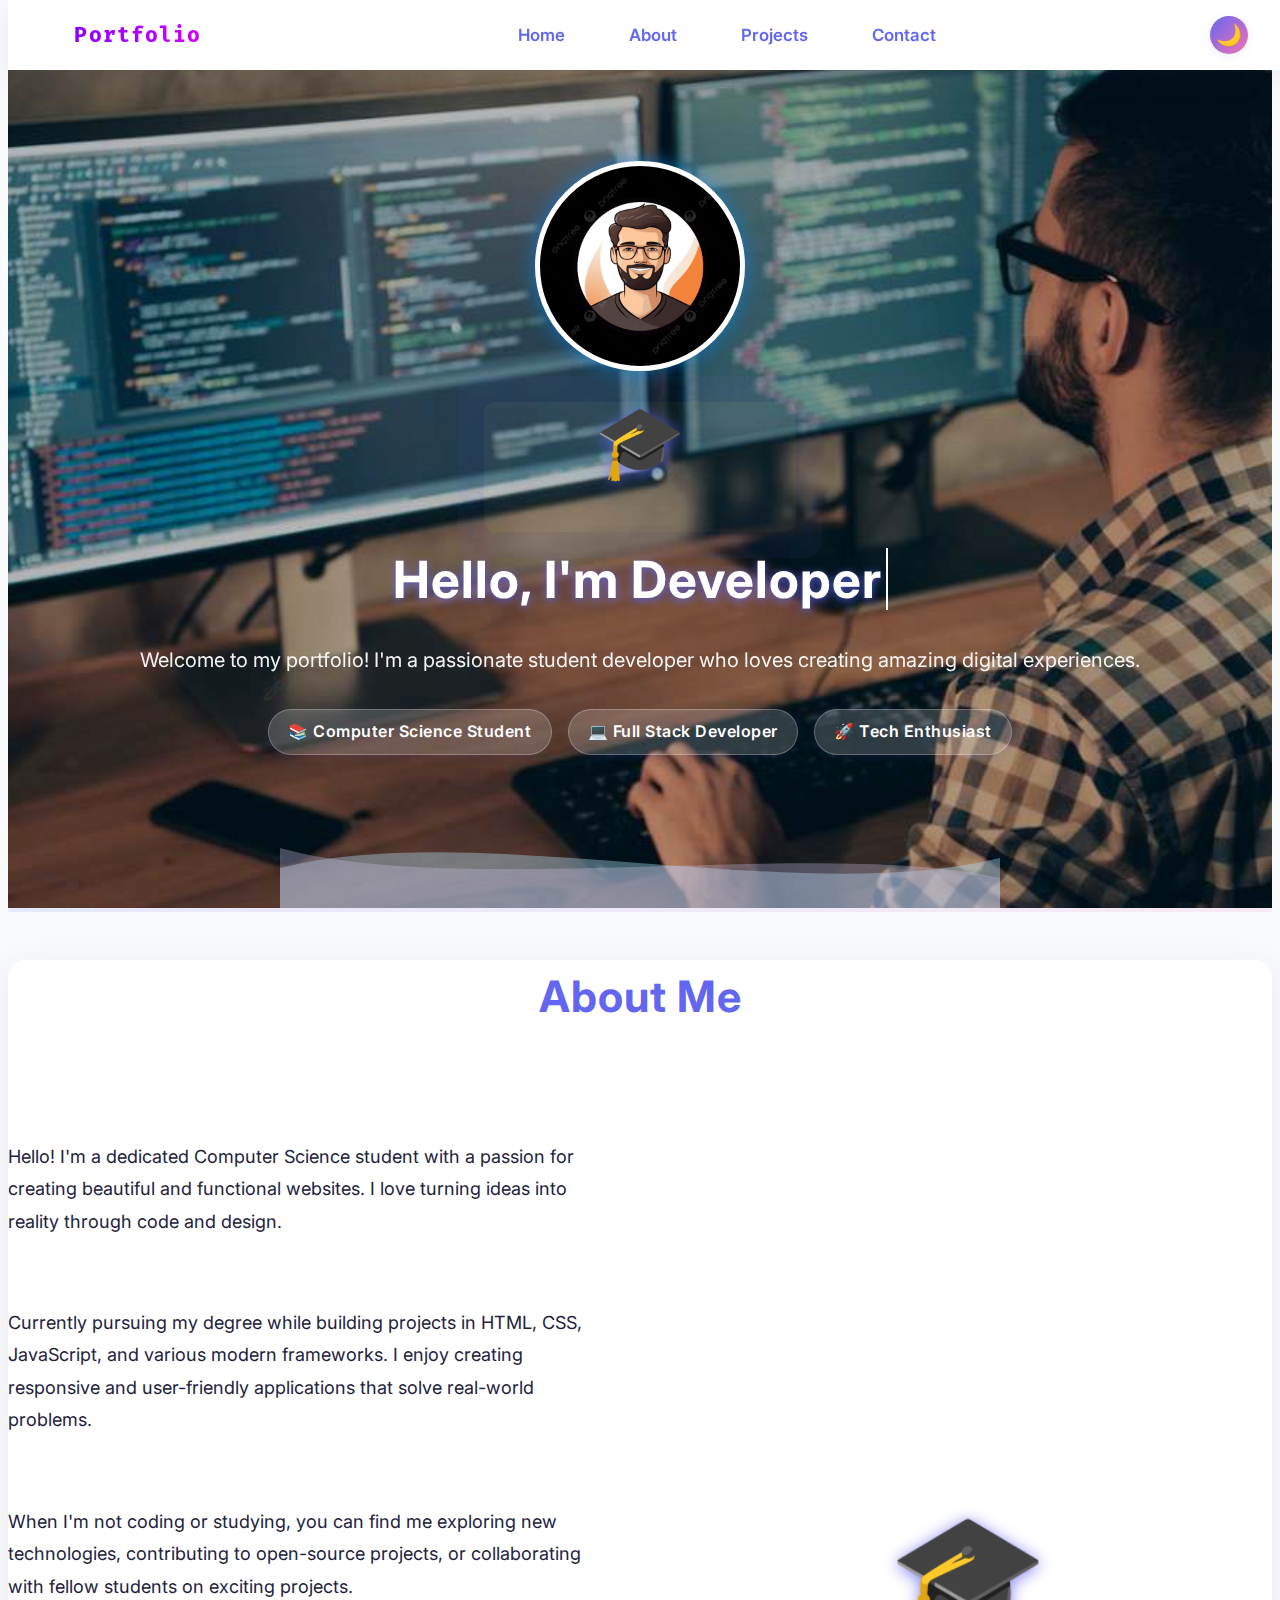
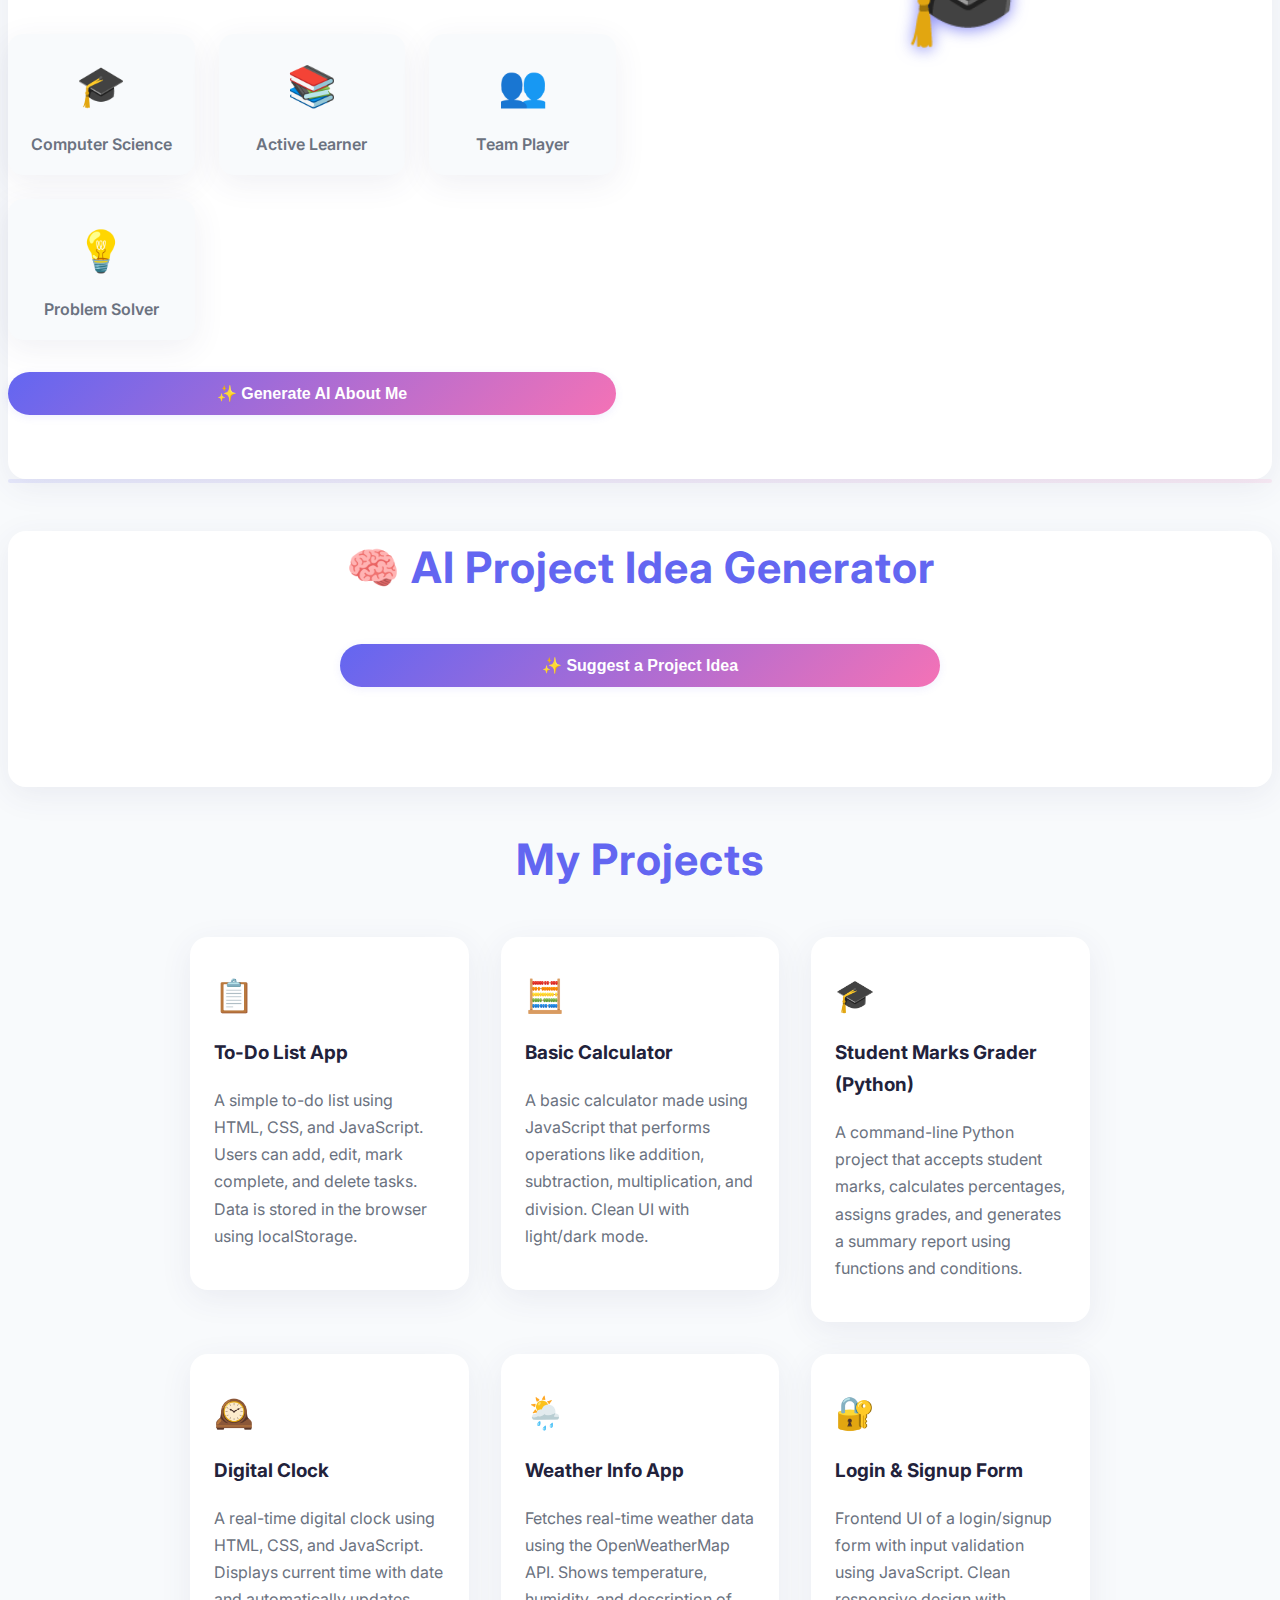
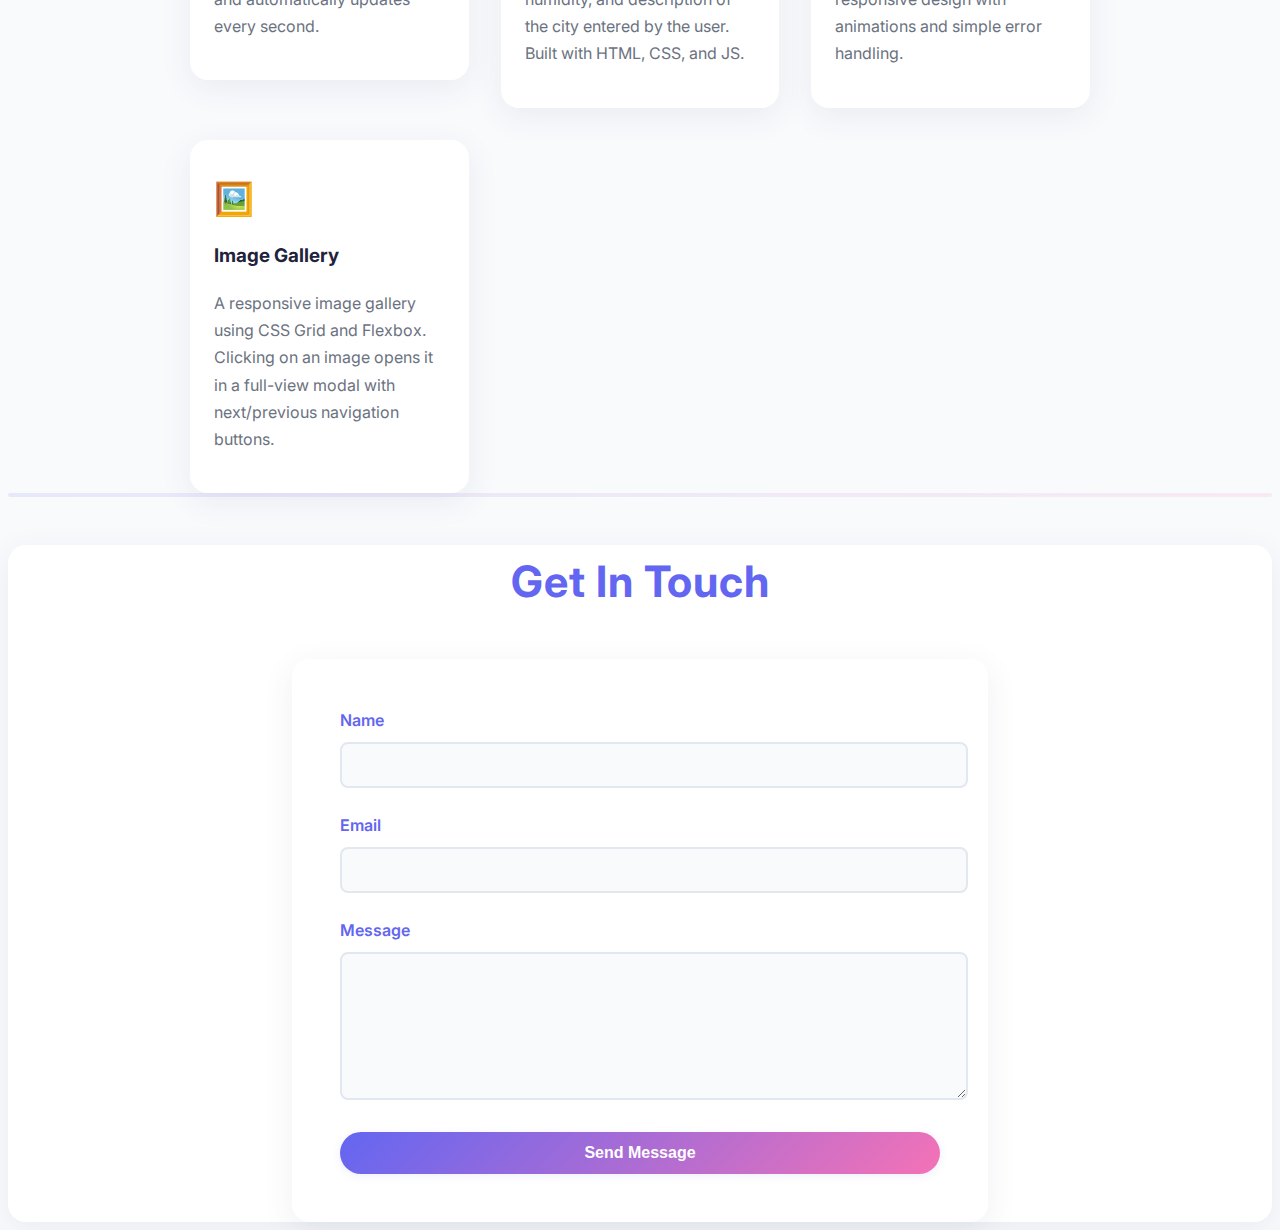
<file: index.html>
<!DOCTYPE html>
<html lang="en">
<head>
    <meta charset="UTF-8">
    <meta name="viewport" content="width=device-width, initial-scale=1.0">
    <title>My Portfolio</title>
    <link href="https://fonts.googleapis.com/css2?family=Inter:wght@400;600;700&family=Fira+Mono:wght@400;700&display=swap" rel="stylesheet">
    <style>
        :root {
            --primary: #6366f1;
            --primary-dark: #4f46e5;
            --accent: #f472b6;
            --bg: #f8fafc;
            --bg-dark: #18181b;
            --surface: #fff;
            --surface-dark: #232336;
            --text: #22223b;
            --text-light: #fff;
            --muted: #6b7280;
            --shadow: 0 8px 32px rgba(60,60,120,0.08);
            --radius: 18px;
            --gradient: linear-gradient(135deg, #6366f1 0%, #f472b6 100%);
            --divider: linear-gradient(90deg, #6366f1 0%, #f472b6 100%);
        }
        [data-theme="dark"] {
            --bg: linear-gradient(135deg, #191970 0%, #2d0036 100%);
            --surface: #232336;
            --text: #f3f4f6;
            --muted: #a1a1aa;
            --shadow: 0 8px 32px rgba(30,30,60,0.25);
        }
        html, body {
            background: var(--bg);
            color: var(--text);
            font-family: 'Inter', 'Segoe UI', Arial, sans-serif;
            line-height: 1.7;
            min-height: 100vh;
            transition: background 0.4s, color 0.4s;
        }
        body {
            position: relative;
        }
        /* Header */
        header {
            position: fixed;
            top: 0;
            width: 100%;
            background: var(--surface);
            box-shadow: var(--shadow);
            z-index: 1000;
            transition: background 0.4s, color 0.4s;
        }
        /* Dark mode header background */
        [data-theme="dark"] header {
            background: #18181b !important;
        }
        nav {
            max-width: 1200px;
            margin: 0 auto;
            display: flex;
            justify-content: space-between;
            align-items: center;
            padding: 0 2rem;
            height: 70px;
            position: relative;
        }
        .hamburger {
            display: none;
            flex-direction: column;
            justify-content: center;
            align-items: center;
            width: 40px;
            height: 40px;
            background: var(--gradient);
            border: none;
            border-radius: 50%;
            cursor: pointer;
            margin-left: 1.5rem;
            z-index: 1100;
            box-shadow: 0 2px 8px rgba(99,102,241,0.12);
            transition: background 0.3s;
        }
        .hamburger span {
            display: block;
            width: 22px;
            height: 3px;
            margin: 3px 0;
            background: #fff;
            border-radius: 2px;
            transition: 0.3s;
        }
        .hamburger:active {
            transform: scale(0.95);
        }
        .nav-links {
            display: flex;
            list-style: none;
            gap: 2rem;
        }
        .nav-links a {
            text-decoration: none;
            color: var(--primary);
            font-weight: 600;
            font-size: 1.05rem;
            padding: 0.3rem 1rem;
            border-radius: var(--radius);
            transition: background 0.2s, color 0.2s;
        }
        [data-theme="dark"] .nav-links a {
            color: var(--text-light);
        }
        .nav-links a:hover, .nav-links a.active {
            background: var(--primary);
            color: var(--text-light);
        }
        .nav-links.mobile {
            display: flex;
            flex-direction: column;
            position: absolute;
            top: 70px;
            right: 0;
            width: 100vw;
            background: var(--surface);
            box-shadow: 0 8px 32px rgba(60,60,120,0.08);
            padding: 1.5rem 0;
            gap: 1.5rem;
            z-index: 1050;
            border-radius: 0 0 18px 18px;
            animation: fadeInUp 0.3s;
        }
        [data-theme="dark"] .nav-links.mobile {
            background: var(--surface-dark);
        }
        .nav-links.mobile a {
            font-size: 1.2rem;
            padding: 0.7rem 1.5rem;
        }
        .nav-links.mobile {
            box-shadow: 0 8px 32px rgba(60,60,120,0.18);
        }
        .theme-toggle {
            background: var(--gradient);
            border: none;
            color: #fff;
            border-radius: 50%;
            width: 38px;
            height: 38px;
            display: flex;
            align-items: center;
            justify-content: center;
            font-size: 1.3rem;
            margin-left: 1.5rem;
            cursor: pointer;
            box-shadow: 0 2px 8px rgba(99,102,241,0.12);
            transition: background 0.3s;
        }
        .theme-toggle:active {
            transform: scale(0.95);
        }
        /* Hero Section */
        .hero {
            background: url('assets/bridge-bg.jpg') center center/cover no-repeat;
            min-height: 100vh;
            display: flex;
            align-items: center;
            justify-content: center;
            flex-direction: column;
            color: #fff;
            text-align: center;
            padding: 0 2rem;
            position: relative;
            overflow: hidden;
        }
        .hero::before {
            content: '';
            position: absolute;
            inset: 0;
            background: rgba(0,0,0,0.25);
            z-index: 1;
        }
        .hero-content {
            position: relative;
            z-index: 2;
        }
        .hero-icon {
            font-size: 4.5rem;
            margin-bottom: 1.5rem;
            animation: bounce 2s infinite;
            filter: drop-shadow(0 2px 8px #6366f1cc);
        }
        .hero-content h1 {
            font-size: 3.2rem;
            font-weight: 700;
            margin-bottom: 1rem;
            letter-spacing: 1px;
            text-shadow: 0 2px 8px #6366f1cc;
        }
        .hero-content p {
            font-size: 1.25rem;
            margin-bottom: 2rem;
            opacity: 0.95;
        }
        .student-badges {
            display: flex;
            gap: 1rem;
            justify-content: center;
            flex-wrap: wrap;
            margin-top: 2rem;
        }
        .badge {
            background: rgba(255,255,255,0.18);
            color: #fff;
            padding: 0.5rem 1.2rem;
            border-radius: 25px;
            font-size: 1rem;
            font-weight: 600;
            box-shadow: 0 2px 8px rgba(99,102,241,0.10);
            border: 1.5px solid rgba(255,255,255,0.25);
            animation: fadeInUp 1s ease 0.4s both;
            letter-spacing: 0.5px;
            transition: background 0.3s, color 0.3s;
        }
        .badge:hover {
            background: var(--accent);
            color: #fff;
        }
        .hero-visual {
            position: absolute;
            top: 0;
            right: 0;
            width: 100%;
            height: 100%;
            pointer-events: none;
            overflow: hidden;
        }
        .floating-icons {
            position: relative;
            width: 100%;
            height: 100%;
        }
        .icon-item {
            position: absolute;
            font-size: 1.5rem;
            opacity: 0.10;
            animation: floatRotate 14s ease-in-out infinite;
            pointer-events: none;
            user-select: none;
        }
        .icon-item:nth-child(1) { top: 18%; left: 12%; animation-delay: 0s; }
        .icon-item:nth-child(2) { top: 35%; right: 18%; animation-delay: 2s; }
        .icon-item:nth-child(3) { bottom: 22%; left: 20%; animation-delay: 4s; }
        .icon-item:nth-child(4) { bottom: 15%; right: 10%; animation-delay: 6s; }
        @keyframes floatRotate {
            0% { transform: translateY(0px) rotate(0deg); }
            25% { transform: translateY(-18px) rotate(8deg); }
            50% { transform: translateY(0px) rotate(0deg); }
            75% { transform: translateY(12px) rotate(-8deg); }
            100% { transform: translateY(0px) rotate(0deg); }
        }
        /* Section Divider */
        .section-divider {
            width: 100%;
            height: 4px;
            background: var(--divider);
            border: none;
            margin: 0 auto 3rem auto;
            border-radius: 2px;
            opacity: 0.12;
        }
        /* Section Titles */
        .section-title {
            text-align: center;
            font-size: 2.7rem;
            margin-bottom: 2.5rem;
            color: var(--primary);
            font-weight: 700;
            letter-spacing: 1px;
        }
        /* About Section */
        .about {
            background: var(--surface);
            border-radius: var(--radius);
            box-shadow: var(--shadow);
            margin-top: 2rem;
        }
        .about-content {
            display: grid;
            grid-template-columns: 1fr 1fr;
            gap: 3rem;
            align-items: center;
            padding: 3rem 0;
        }
        .about-text {
            font-size: 1.13rem;
            line-height: 1.8;
        }
        .about-image {
            text-align: center;
            font-size: 8rem;
            color: var(--primary);
            filter: drop-shadow(0 2px 8px #6366f1cc);
        }
        .student-gallery {
            display: grid;
            grid-template-columns: repeat(auto-fit, minmax(150px, 1fr));
            gap: 1.5rem;
            margin-top: 2rem;
        }
        .gallery-item {
            text-align: center;
            padding: 1rem;
            background: var(--bg);
            border-radius: 15px;
            box-shadow: var(--shadow);
            transition: transform 0.3s, box-shadow 0.3s;
        }
        .gallery-item:hover {
            transform: translateY(-5px) scale(1.04);
            box-shadow: 0 8px 32px rgba(99,102,241,0.18);
        }
        .gallery-icon {
            font-size: 2.5rem;
            margin-bottom: 0.5rem;
        }
        .gallery-text {
            font-size: 1rem;
            color: var(--muted);
            font-weight: 600;
        }
        /* Projects Section */
        .projects-grid {
            display: grid;
            grid-template-columns: repeat(auto-fit, minmax(320px, 1fr));
            gap: 2.5rem;
            margin-top: 3rem;
        }
        .project-card {
            background: var(--surface);
            border-radius: var(--radius);
            padding: 2rem;
            box-shadow: var(--shadow);
            transition: transform 0.3s, box-shadow 0.3s;
            position: relative;
            overflow: hidden;
        }
        .project-card:hover {
            transform: translateY(-8px) scale(1.03);
            box-shadow: 0 12px 32px rgba(99,102,241,0.18);
        }
        .project-card h3 {
            color: var(--primary);
            margin-bottom: 1rem;
            font-size: 1.35rem;
            font-weight: 700;
        }
        .project-card p {
            margin-bottom: 1.5rem;
            color: var(--muted);
            font-size: 1.05rem;
        }
        .project-link {
            display: inline-block;
            background: var(--gradient);
            color: #fff;
            padding: 0.6rem 1.3rem;
            border-radius: 25px;
            text-decoration: none;
            font-weight: 600;
            font-size: 1rem;
            box-shadow: 0 2px 8px rgba(99,102,241,0.10);
            transition: background 0.3s, color 0.3s, box-shadow 0.3s;
        }
        .project-link:hover {
            background: var(--primary-dark);
            color: #fff;
            box-shadow: 0 4px 16px rgba(244,114,182,0.15);
        }
        /* Contact Section */
        .contact {
            background: var(--surface);
            border-radius: var(--radius);
            margin-top: 2rem;
            box-shadow: var(--shadow);
        }
        .contact-form {
            max-width: 600px;
            margin: 0 auto;
            background: var(--surface);
            padding: 3rem;
            border-radius: var(--radius);
            box-shadow: var(--shadow);
        }
        .form-group {
            margin-bottom: 1.5rem;
        }
        .form-group label {
            display: block;
            margin-bottom: 0.5rem;
            font-weight: 600;
            color: var(--primary);
        }
        .form-group input,
        .form-group textarea {
            width: 100%;
            padding: 0.75rem;
            border: 2px solid #e2e8f0;
            border-radius: 8px;
            font-size: 1rem;
            transition: border-color 0.3s;
            background: var(--bg);
            color: var(--text);
        }
        .form-group input:focus,
        .form-group textarea:focus {
            outline: none;
            border-color: var(--primary);
        }
        .form-group textarea {
            resize: vertical;
            min-height: 120px;
        }
        .submit-btn {
            background: var(--gradient);
            color: #fff;
            padding: 0.75rem 2rem;
            border: none;
            border-radius: 25px;
            font-size: 1rem;
            cursor: pointer;
            font-weight: 600;
            transition: background 0.3s;
            width: 100%;
            box-shadow: 0 2px 8px rgba(99,102,241,0.10);
        }
        .submit-btn:hover {
            background: var(--primary-dark);
        }
        .success-message {
            background: #10b981;
            color: white;
            padding: 1rem;
            border-radius: 8px;
            margin-top: 1rem;
            text-align: center;
            display: none;
        }
        /* Modal Styles */
        .modal {
            display: none;
            position: fixed;
            z-index: 2000;
            left: 0;
            top: 0;
            width: 100%;
            height: 100%;
            background-color: rgba(0, 0, 0, 0.5);
            backdrop-filter: blur(5px);
        }
        .modal-content {
            background-color: var(--surface);
            margin: 5% auto;
            padding: 2rem;
            border-radius: var(--radius);
            width: 90%;
            max-width: 600px;
            max-height: 80vh;
            overflow-y: auto;
            position: relative;
            animation: modalSlideIn 0.3s ease;
        }
        .close {
            position: absolute;
            right: 1rem;
            top: 1rem;
            font-size: 1.5rem;
            font-weight: bold;
            cursor: pointer;
            color: var(--muted);
            transition: color 0.3s;
        }
        .close:hover {
            color: var(--primary);
        }
        .modal h2 {
            color: var(--primary);
            margin-bottom: 1rem;
            padding-right: 2rem;
        }
        .modal p {
            margin-bottom: 1rem;
            line-height: 1.6;
        }
        .project-links {
            margin-top: 1.5rem;
            display: flex;
            gap: 1rem;
            flex-wrap: wrap;
        }
        .project-links a {
            display: inline-block;
            padding: 0.5rem 1rem;
            background: var(--primary);
            color: white;
            text-decoration: none;
            border-radius: 25px;
            transition: background 0.3s;
        }
        .project-links a:hover {
            background: var(--accent);
        }
        .project-links a.secondary {
            background: var(--muted);
        }
        .project-links a.secondary:hover {
            background: var(--primary-dark);
        }
        @keyframes fadeInUp {
            from { opacity: 0; transform: translateY(30px); }
            to { opacity: 1; transform: translateY(0); }
        }
        @keyframes bounce {
            0%, 20%, 50%, 80%, 100% { transform: translateY(0); }
            40% { transform: translateY(-10px); }
            60% { transform: translateY(-5px); }
        }
        @keyframes float {
            0%, 100% { transform: translateY(0px) rotate(0deg); }
            50% { transform: translateY(-20px) rotate(5deg); }
        }
        @keyframes modalSlideIn {
            from { opacity: 0; transform: translateY(-50px); }
            to { opacity: 1; transform: translateY(0); }
        }
        /* Mobile Responsive */
        @media (max-width: 900px) {
            .about-content {
                grid-template-columns: 1fr;
                text-align: center;
                padding: 2rem 0;
            }
            .about-image {
                font-size: 6rem;
            }
            .student-gallery {
                grid-template-columns: repeat(2, 1fr);
            }
        }
        @media (max-width: 768px) {
            .nav-links {
                gap: 1rem;
                position: absolute;
                top: 70px;
                right: 0;
                background: var(--surface);
                flex-direction: column;
                width: 100vw;
                display: none;
                box-shadow: 0 8px 32px rgba(60,60,120,0.08);
                padding: 1.5rem 0;
                z-index: 1050;
                border-radius: 0 0 18px 18px;
            }
            [data-theme="dark"] .nav-links {
                background: var(--surface-dark);
            }
            .nav-links.show {
                display: flex;
            }
            .hamburger {
                display: flex;
            }
            .theme-toggle {
                margin-left: 0.5rem;
            }
            nav { padding: 0 1rem; }
            .hero-content h1 { font-size: 2.2rem; }
            .hero-content p { font-size: 1.1rem; }
            .student-badges { flex-direction: column; align-items: center; }
            .floating-icons { display: none; }
            .about-content { grid-template-columns: 1fr; text-align: center; }
            .about-image { font-size: 6rem; }
            .student-gallery { grid-template-columns: repeat(2, 1fr); }
            .section-title { font-size: 2rem; }
            .contact-form { padding: 2rem; margin: 0 1rem; }
            .submit-btn, .theme-toggle, .hamburger {
                font-size: 1.1rem;
                padding: 1rem 0;
                min-width: 48px;
                min-height: 48px;
            }
        }
        @media (max-width: 480px) {
            nav { flex-direction: column; gap: 1rem; }
            .nav-links { flex-wrap: wrap; justify-content: center; }
            .hero-content h1 { font-size: 1.3rem; }
            .hero-icon { font-size: 2.2rem; }
            .about-image { font-size: 3rem; }
            .contact-form { padding: 1rem; }
            .submit-btn, .theme-toggle, .hamburger {
                font-size: 1rem;
                padding: 1.1rem 0;
                min-width: 44px;
                min-height: 44px;
            }
        }
        /* Typing animation styles */
        .typed-text {
            border-right: 2px solid #fff;
            padding-right: 4px;
            white-space: nowrap;
            font-family: inherit;
            font-weight: 700;
            font-size: inherit;
            animation: blink-cursor 0.8s steps(1) infinite;
        }
        @keyframes blink-cursor {
            0%, 100% { border-color: #fff; }
            50% { border-color: transparent; }
        }
        .profile-img-wrapper {
            display: flex;
            justify-content: center;
            align-items: center;
            margin-bottom: 1.5rem;
        }
        .profile-img {
            width: 200px;
            height: 200px;
            border-radius: 50%;
            border: 5px solid #ffffff;
            box-shadow: 0 0 20px rgba(0, 136, 255, 0.6);
            object-fit: cover;
            transition: transform 0.3s ease;
            background-color: #000;
        }
        [data-theme="dark"] .profile-img {
            border: 4px solid #232336;
            box-shadow: 0 0 0 6px #6366f1, 0 0 32px 6px #6366f1, 0 0 0 12px rgba(99,102,241,0.18);
            background: #232336;
        }
        .modern-project-list {
            list-style: none;
            padding: 0;
            margin: 2.5rem auto 0 auto;
            max-width: 700px;
        }
        .modern-project-list li {
            background: var(--surface);
            border-radius: 18px;
            box-shadow: var(--shadow);
            margin-bottom: 1.5rem;
            padding: 1.5rem 1.5rem 1.2rem 1.5rem;
            display: flex;
            flex-direction: column;
            gap: 0.5rem;
            font-size: 1.08rem;
            position: relative;
            transition: box-shadow 0.3s, transform 0.3s;
        }
        .modern-project-list li:hover {
            box-shadow: 0 8px 32px rgba(127,0,255,0.10), 0 2px 8px rgba(225,0,255,0.08);
            transform: translateY(-4px) scale(1.02);
        }
        .project-icon {
            font-size: 1.7rem;
            margin-bottom: 0.2rem;
        }
        .project-desc {
            color: var(--muted);
            font-size: 1rem;
        }
        .project-card-grid {
            display: grid;
            grid-template-columns: repeat(auto-fit, minmax(260px, 1fr));
            gap: 2rem;
            margin: 2.5rem auto 0 auto;
            max-width: 900px;
        }
        .project-card-link {
            text-decoration: none;
            color: inherit;
            display: block;
            transition: transform 0.18s, box-shadow 0.18s;
        }
        .project-card-modern {
            background: var(--surface);
            border-radius: 18px;
            box-shadow: var(--shadow);
            padding: 2rem 1.5rem 1.5rem 1.5rem;
            display: flex;
            flex-direction: column;
            align-items: flex-start;
            gap: 0.7rem;
            font-size: 1.08rem;
            position: relative;
            min-height: 210px;
            transition: box-shadow 0.3s, transform 0.3s;
        }
        .project-card-link:hover .project-card-modern, .project-card-link:focus .project-card-modern {
            box-shadow: 0 8px 32px rgba(127,0,255,0.10), 0 2px 8px rgba(225,0,255,0.08);
            transform: translateY(-4px) scale(1.03);
        }
        .project-card-modern strong {
            font-size: 1.18rem;
            font-weight: 700;
            margin-bottom: 0.2rem;
        }
        .project-card-modern .project-icon {
            font-size: 2rem;
            margin-bottom: 0.2rem;
        }
        .project-card-modern .project-desc {
            color: var(--muted);
            font-size: 1rem;
            margin-top: 0.2rem;
        }
        @media (max-width: 600px) {
            .project-card-grid {
                grid-template-columns: 1fr;
                gap: 1.2rem;
            }
            .project-card-modern {
                padding: 1.2rem 1rem 1rem 1rem;
                min-height: 160px;
            }
        }
    </style>
</head>
<body>
    <!-- Header -->
    <header>
        <nav>
            <div class="logo" style="padding:0;display:flex;align-items:center;justify-content:center;background:transparent;">
              <svg width="180" height="48" viewBox="0 0 320 64" fill="none" xmlns="http://www.w3.org/2000/svg" style="display:block;">
                <defs>
                  <linearGradient id="portfolio-gradient" x1="0" y1="0" x2="320" y2="0" gradientUnits="userSpaceOnUse">
                    <stop stop-color="#7F00FF"/>
                    <stop offset="1" stop-color="#E100FF"/>
                  </linearGradient>
                </defs>
                <text x="50%" y="50%" text-anchor="middle" dominant-baseline="central"
                      font-family="'Fira Mono', 'Inter', 'Segoe UI', Arial, sans-serif"
                      font-size="38" font-weight="bold"
                      fill="url(#portfolio-gradient)" letter-spacing="2">
                  Portfolio
                </text>
              </svg>
            </div>
            <ul class="nav-links" id="navLinks">
                <li><a href="#home">Home</a></li>
                <li><a href="#about">About</a></li>
                <li><a href="#projects">Projects</a></li>
                <li><a href="#contact">Contact</a></li>
            </ul>
            <button class="hamburger" id="hamburgerBtn" aria-label="Open navigation" aria-expanded="false" aria-controls="navLinks">
                <span></span>
                <span></span>
                <span></span>
            </button>
            <button class="theme-toggle" id="themeToggle" title="Toggle dark/light mode">🌙</button>
        </nav>
    </header>
    <!-- Hero Section -->
    <section id="home" class="hero">
        <!-- Top SVG Wave/Blob -->
        <div style="position:absolute;top:0;left:0;width:100%;z-index:1;pointer-events:none;">
            <svg viewBox="0 0 1440 180" fill="none" xmlns="http://www.w3.org/2000/svg" style="width:100%;height:90px;display:block;">
                <path d="M0,80 C360,180 1080,0 1440,100 L1440,0 L0,0 Z" fill="#d1c4e9" fill-opacity="0.45"/>
                <path d="M0,120 C400,40 1040,200 1440,60 L1440,0 L0,0 Z" fill="#b3e5fc" fill-opacity="0.35"/>
            </svg>
        </div>
        <!-- Faded Laptop SVG Background -->
        <div style="position:absolute;left:50%;top:50%;transform:translate(-50%,-50%);width:520px;max-width:90vw;z-index:2;opacity:0.05;pointer-events:none;user-select:none;">
            <!-- Laptop SVG from undraw.co, simplified for background use -->
            <svg viewBox="0 0 800 600" fill="none" xmlns="http://www.w3.org/2000/svg" style="width:100%;height:auto;">
                <rect x="120" y="180" width="560" height="280" rx="28" fill="#6366f1"/>
                <rect x="160" y="220" width="480" height="200" rx="16" fill="#fff"/>
                <rect x="200" y="260" width="400" height="120" rx="8" fill="#b3e5fc"/>
                <rect x="320" y="410" width="160" height="10" rx="5" fill="#d1c4e9"/>
                <ellipse cx="400" cy="500" rx="320" ry="30" fill="#6366f1"/>
            </svg>
        </div>
        <div class="hero-content">
            <div class="profile-container">
                <img src="profile.png" alt="Profile" class="profile-img" />
            </div>
            <div class="hero-icon">🎓</div>
            <h1>Hello, I'm <span class="typed-text"></span></h1>
            <p>Welcome to my portfolio! I'm a passionate student developer who loves creating amazing digital experiences.</p>
            <div class="student-badges">
                <div class="badge">📚 Computer Science Student</div>
                <div class="badge">💻 Full Stack Developer</div>
                <div class="badge">🚀 Tech Enthusiast</div>
            </div>
        </div>
        <div class="hero-visual">
            <div class="floating-icons">
                <div class="icon-item">👨‍💻</div>
                <div class="icon-item">💻</div>
                <div class="icon-item">🚀</div>
                <div class="icon-item">📱</div>
            </div>
        </div>
        <!-- Bottom SVG Wave/Blob -->
        <div style="position:absolute;bottom:0;left:0;width:100%;z-index:1;pointer-events:none;">
            <svg viewBox="0 0 1440 180" fill="none" xmlns="http://www.w3.org/2000/svg" style="width:100%;height:90px;display:block;">
                <path d="M0,100 C400,0 1040,180 1440,80 L1440,180 L0,180 Z" fill="#b3e5fc" fill-opacity="0.38"/>
                <path d="M0,60 C360,160 1080,40 1440,120 L1440,180 L0,180 Z" fill="#d1c4e9" fill-opacity="0.32"/>
            </svg>
        </div>
    </section>
    <hr class="section-divider"/>
    <!-- About Section -->
    <section id="about" class="about">
        <h2 class="section-title">About Me</h2>
        <div class="about-content">
            <div class="about-text">
                <p>Hello! I'm a dedicated Computer Science student with a passion for creating beautiful and functional websites. I love turning ideas into reality through code and design.</p>
                <br>
                <p>Currently pursuing my degree while building projects in HTML, CSS, JavaScript, and various modern frameworks. I enjoy creating responsive and user-friendly applications that solve real-world problems.</p>
                <br>
                <p>When I'm not coding or studying, you can find me exploring new technologies, contributing to open-source projects, or collaborating with fellow students on exciting projects.</p>
                <div class="student-gallery">
                    <div class="gallery-item">
                        <div class="gallery-icon">🎓</div>
                        <div class="gallery-text">Computer Science</div>
                    </div>
                    <div class="gallery-item">
                        <div class="gallery-icon">📚</div>
                        <div class="gallery-text">Active Learner</div>
                    </div>
                    <div class="gallery-item">
                        <div class="gallery-icon">👥</div>
                        <div class="gallery-text">Team Player</div>
                    </div>
                    <div class="gallery-item">
                        <div class="gallery-icon">💡</div>
                        <div class="gallery-text">Problem Solver</div>
                    </div>
                </div>
                <!-- AI About Me Generator -->
                <div class="ai-about">
                    <button id="aiAboutBtn" class="submit-btn" style="margin-top:2rem;">✨ Generate AI About Me</button>
                    <div id="aiAboutResult" style="margin-top:1rem; font-style:italic; color:var(--primary);"></div>
                </div>
            </div>
            <div class="about-image">🎓</div>
        </div>
    </section>
    <hr class="section-divider"/>
    <!-- AI Project Idea Generator Section -->
    <section id="ai-project-idea" class="contact" style="margin-bottom:2rem;">
        <h2 class="section-title">🧠 AI Project Idea Generator</h2>
        <div style="max-width:600px; margin:0 auto; text-align:center;">
            <button id="aiProjectIdeaBtn" class="submit-btn" style="margin-bottom:1.5rem;">✨ Suggest a Project Idea</button>
            <div id="aiProjectIdeaResult" style="margin-top:1rem; font-size:1.15rem; color:var(--primary); min-height:60px;"></div>
        </div>
    </section>
    <!-- Projects Section -->
    <section id="projects">
        <h2 class="section-title">My Projects</h2>
        <div class="project-card-grid">
          <a class="project-card-link" href="projects/todo/index.html" target="_blank" rel="noopener">
            <div class="project-card-modern">
              <span class="project-icon">📋</span>
              <strong>To-Do List App</strong>
              <p class="project-desc">A simple to-do list using HTML, CSS, and JavaScript. Users can add, edit, mark complete, and delete tasks. Data is stored in the browser using localStorage.</p>
            </div>
          </a>
          <a class="project-card-link" href="projects/calculator/index.html" target="_blank" rel="noopener">
            <div class="project-card-modern">
              <span class="project-icon">🧮</span>
              <strong>Basic Calculator</strong>
              <p class="project-desc">A basic calculator made using JavaScript that performs operations like addition, subtraction, multiplication, and division. Clean UI with light/dark mode.</p>
            </div>
          </a>
          <a class="project-card-link" href="projects/marks-grader/index.html" target="_blank" rel="noopener">
            <div class="project-card-modern">
              <span class="project-icon">🎓</span>
              <strong>Student Marks Grader (Python)</strong>
              <p class="project-desc">A command-line Python project that accepts student marks, calculates percentages, assigns grades, and generates a summary report using functions and conditions.</p>
            </div>
          </a>
          <a class="project-card-link" href="projects/digital-clock/index.html" target="_blank" rel="noopener">
            <div class="project-card-modern">
              <span class="project-icon">🕰️</span>
              <strong>Digital Clock</strong>
              <p class="project-desc">A real-time digital clock using HTML, CSS, and JavaScript. Displays current time with date and automatically updates every second.</p>
            </div>
          </a>
          <a class="project-card-link" href="projects/weather-info/index.html" target="_blank" rel="noopener">
            <div class="project-card-modern">
              <span class="project-icon">🌦️</span>
              <strong>Weather Info App</strong>
              <p class="project-desc">Fetches real-time weather data using the OpenWeatherMap API. Shows temperature, humidity, and description of the city entered by the user. Built with HTML, CSS, and JS.</p>
            </div>
          </a>
          <a class="project-card-link" href="projects/login-signup/index.html" target="_blank" rel="noopener">
            <div class="project-card-modern">
              <span class="project-icon">🔐</span>
              <strong>Login & Signup Form</strong>
              <p class="project-desc">Frontend UI of a login/signup form with input validation using JavaScript. Clean responsive design with animations and simple error handling.</p>
            </div>
          </a>
          <a class="project-card-link" href="projects/image-gallery/index.html" target="_blank" rel="noopener">
            <div class="project-card-modern">
              <span class="project-icon">🖼️</span>
              <strong>Image Gallery</strong>
              <p class="project-desc">A responsive image gallery using CSS Grid and Flexbox. Clicking on an image opens it in a full-view modal with next/previous navigation buttons.</p>
            </div>
          </a>
        </div>
    </section>
    <hr class="section-divider"/>
    <!-- Contact Section -->
    <section id="contact" class="contact">
        <h2 class="section-title">Get In Touch</h2>
        <form class="contact-form" id="contactForm">
            <div class="form-group">
                <label for="name">Name</label>
                <input type="text" id="name" name="name" required>
            </div>
            <div class="form-group">
                <label for="email">Email</label>
                <input type="email" id="email" name="email" required>
            </div>
            <div class="form-group">
                <label for="message">Message</label>
                <textarea id="message" name="message" required></textarea>
            </div>
            <button type="submit" class="submit-btn">Send Message</button>
            <div class="success-message" id="successMessage">
                Thank you! Your message has been sent successfully.
            </div>
        </form>
    </section>
    <!-- Project Modal -->
    <div id="projectModal" class="modal">
        <div class="modal-content">
            <span class="close">&times;</span>
            <div id="modalContent">
                <!-- Content will be dynamically inserted here -->
            </div>
        </div>
    </div>
    <script>
        // Smooth scrolling for navigation links
        document.querySelectorAll('a[href^="#"]').forEach(anchor => {
            anchor.addEventListener('click', function (e) {
                e.preventDefault();
                const target = document.querySelector(this.getAttribute('href'));
                if (target) {
                    target.scrollIntoView({
                        behavior: 'smooth',
                        block: 'start'
                    });
                }
            });
        });

        // Form submission handling
        document.getElementById('contactForm').addEventListener('submit', function(e) {
            e.preventDefault();
            
            // Get form data
            const formData = new FormData(this);
            const name = formData.get('name');
            const email = formData.get('email');
            const message = formData.get('message');
            
            // Simple validation
            if (!name || !email || !message) {
                alert('Please fill in all fields');
                return;
            }
            
            // Show success message
            const successMessage = document.getElementById('successMessage');
            successMessage.style.display = 'block';
            
            // Reset form
            this.reset();
            
            // Hide success message after 5 seconds
            setTimeout(() => {
                successMessage.style.display = 'none';
            }, 5000);
            
            // Log form data (in a real application, you would send this to a server)
            console.log('Form submitted:', { name, email, message });
        });

        // Add scroll effect to header
        window.addEventListener('scroll', function() {
            const header = document.querySelector('header');
            if (window.scrollY > 100) {
                header.style.background = 'rgba(255, 255, 255, 0.98)';
            } else {
                header.style.background = 'rgba(255, 255, 255, 0.95)';
            }
        });

        // Add animation on scroll for project cards
        const observerOptions = {
            threshold: 0.1,
            rootMargin: '0px 0px -50px 0px'
        };

        const observer = new IntersectionObserver(function(entries) {
            entries.forEach(entry => {
                if (entry.isIntersecting) {
                    entry.target.style.opacity = '1';
                    entry.target.style.transform = 'translateY(0)';
                }
            });
        }, observerOptions);

        // Observe project cards
        document.querySelectorAll('.project-card').forEach(card => {
            card.style.opacity = '0';
            card.style.transform = 'translateY(20px)';
            card.style.transition = 'opacity 0.6s ease, transform 0.6s ease';
            observer.observe(card);
        });

        // Project data
        const projectData = {
            ecommerce: {
                title: "E-Commerce Platform",
                description: "A full-stack e-commerce solution built with React, Node.js, and MongoDB. Features include user authentication, product catalog with search and filtering, shopping cart functionality, secure payment processing with Stripe, order management, and admin dashboard. The platform handles 1000+ daily users with responsive design for all devices.",
                technologies: ["React", "Node.js", "MongoDB", "Stripe", "Express.js", "Redux"],
                features: ["User Authentication", "Product Catalog", "Shopping Cart", "Payment Processing", "Order Management", "Admin Dashboard", "Search & Filtering"],
                liveUrl: "ecommerce-demo.html",
                githubUrl: "https://github.com/username/ecommerce-platform",
                demoUrl: "ecommerce-video-demo.html"
            },
            taskflow: {
                title: "TaskFlow - Project Management App",
                description: "A comprehensive project management tool developed with Vue.js and Firebase. Includes real-time collaboration, task assignment, progress tracking, file sharing, team chat, and automated notifications. Features drag-and-drop interface, Gantt charts, and integration with popular tools like Slack and GitHub.",
                technologies: ["Vue.js", "Firebase", "Vuex", "Vue Router", "Chart.js", "Socket.io"],
                features: ["Real-time Collaboration", "Task Assignment", "Progress Tracking", "File Sharing", "Team Chat", "Gantt Charts", "Slack Integration"],
                liveUrl: "taskflow-demo.html",
                githubUrl: "https://github.com/username/taskflow",
                demoUrl: "taskflow-video-demo.html"
            },
            weather: {
                title: "WeatherCast Pro",
                description: "A sophisticated weather application built with vanilla JavaScript and OpenWeatherMap API. Features include 7-day forecasts, hourly predictions, weather maps, location-based alerts, and customizable widgets. Includes PWA capabilities for offline access and push notifications for severe weather warnings.",
                technologies: ["Vanilla JavaScript", "OpenWeatherMap API", "PWA", "Service Workers", "Local Storage", "Geolocation API"],
                features: ["7-Day Forecast", "Hourly Predictions", "Weather Maps", "Location Alerts", "PWA Support", "Offline Access", "Push Notifications"],
                liveUrl: "weather-demo.html",
                githubUrl: "https://github.com/username/weathercast-pro",
                demoUrl: "weather-video-demo.html"
            },
            recipe: {
                title: "RecipeHub - Cooking Assistant",
                description: "A recipe management and meal planning application built with React Native. Features include recipe search by ingredients, nutritional information, meal planning calendar, shopping list generation, cooking timer, and social sharing. Integrates with grocery delivery services and smart kitchen devices.",
                technologies: ["React Native", "Expo", "Firebase", "Nutrition API", "Calendar API", "Push Notifications"],
                features: ["Recipe Search", "Nutritional Info", "Meal Planning", "Shopping Lists", "Cooking Timer", "Social Sharing", "Grocery Integration"],
                liveUrl: "https://recipehub-app.com",
                githubUrl: "https://github.com/username/recipehub",
                demoUrl: "https://recipehub-app.com/demo"
            },
            fitness: {
                title: "FitnessTracker Pro",
                description: "A comprehensive fitness tracking application with React and Node.js backend. Includes workout logging, progress analytics, nutrition tracking, goal setting, social features, and wearable device integration. Features personalized workout recommendations and progress visualization with charts and graphs.",
                technologies: ["React", "Node.js", "Express.js", "MongoDB", "Chart.js", "JWT Authentication"],
                features: ["Workout Logging", "Progress Analytics", "Nutrition Tracking", "Goal Setting", "Social Features", "Wearable Integration", "Personalized Recommendations"],
                liveUrl: "https://fitnesstracker-pro.com",
                githubUrl: "https://github.com/username/fitness-tracker",
                demoUrl: "https://fitnesstracker-pro.com/demo"
            },
            budget: {
                title: "BudgetWise - Financial Planner",
                description: "A personal finance management tool built with Angular and Express.js. Features include expense tracking, budget planning, investment portfolio management, bill reminders, financial goal setting, and detailed analytics. Includes data visualization with interactive charts and export functionality for tax purposes.",
                technologies: ["Angular", "Express.js", "MongoDB", "Chart.js", "PDF Generation", "Email Service"],
                features: ["Expense Tracking", "Budget Planning", "Investment Portfolio", "Bill Reminders", "Financial Goals", "Data Visualization", "Tax Export"],
                liveUrl: "https://budgetwise-app.com",
                githubUrl: "https://github.com/username/budgetwise",
                demoUrl: "https://budgetwise-app.com/demo"
            }
        };

        // Modal functionality
        const modal = document.getElementById('projectModal');
        const modalContent = document.getElementById('modalContent');
        const closeBtn = document.querySelector('.close');

        // Open modal when project link is clicked
        document.querySelectorAll('.project-link').forEach(link => {
            link.addEventListener('click', function(e) {
                e.preventDefault();
                const projectId = this.getAttribute('data-project');
                const project = projectData[projectId];
                
                if (project) {
                    modalContent.innerHTML = `
                        <h2>${project.title}</h2>
                        <p><strong>Description:</strong> ${project.description}</p>
                        <p><strong>Technologies Used:</strong> ${project.technologies.join(', ')}</p>
                        <p><strong>Key Features:</strong></p>
                        <ul>
                            ${project.features.map(feature => `<li>${feature}</li>`).join('')}
                        </ul>
                        <div class="project-links">
                            <a href="${project.liveUrl}" target="_blank">Live Demo</a>
                            <a href="${project.githubUrl}" target="_blank" class="secondary">GitHub</a>
                            <a href="${project.demoUrl}" target="_blank" class="secondary">Video Demo</a>
                        </div>
                    `;
                    modal.style.display = 'block';
                    document.body.style.overflow = 'hidden';
                }
            });
        });

        // Close modal
        closeBtn.addEventListener('click', function() {
            modal.style.display = 'none';
            document.body.style.overflow = 'auto';
        });

        // Close modal when clicking outside
        window.addEventListener('click', function(e) {
            if (e.target === modal) {
                modal.style.display = 'none';
                document.body.style.overflow = 'auto';
            }
        });

        // Close modal with Escape key
        document.addEventListener('keydown', function(e) {
            if (e.key === 'Escape' && modal.style.display === 'block') {
                modal.style.display = 'none';
                document.body.style.overflow = 'auto';
            }
        });

        // Dark/Light mode toggle
        const themeToggle = document.getElementById('themeToggle');
        const html = document.documentElement;
        function setTheme(theme) {
            html.setAttribute('data-theme', theme);
            localStorage.setItem('theme', theme);
            themeToggle.textContent = theme === 'dark' ? '☀️' : '🌙';
        }
        themeToggle.addEventListener('click', () => {
            const current = html.getAttribute('data-theme') === 'dark' ? 'light' : 'dark';
            setTheme(current);
        });
        // On load, set theme from localStorage or system
        (function() {
            const saved = localStorage.getItem('theme');
            if (saved) setTheme(saved);
            else if (window.matchMedia('(prefers-color-scheme: dark)').matches) setTheme('dark');
            else setTheme('light');
        })();

        // AI About Me Generator
        document.getElementById('aiAboutBtn').addEventListener('click', async function() {
            const btn = this;
            const resultDiv = document.getElementById('aiAboutResult');
            btn.disabled = true;
            resultDiv.textContent = "Generating...";

            // Simulate a delay to mimic API call
            setTimeout(() => {
                // Array of possible AI-generated descriptions
                const samples = [
                    "Aspiring developer blending creativity with code. Always eager to learn and build impactful solutions.",
                    "Passionate about web and AI, I turn ideas into interactive digital experiences.",
                    "Student developer with a love for technology and a drive to innovate.",
                    "Crafting user-friendly apps while exploring the latest in tech and AI.",
                    "Curious coder, lifelong learner, and enthusiastic problem solver."
                ];
                // Pick a random sample
                const aiText = samples[Math.floor(Math.random() * samples.length)];
                resultDiv.textContent = aiText;
                btn.disabled = false;
            }, 1200); // 1.2 second delay for realism
        });

        // AI Project Idea Generator
        document.getElementById('aiProjectIdeaBtn').addEventListener('click', function() {
            const resultDiv = document.getElementById('aiProjectIdeaResult');
            resultDiv.textContent = "Generating...";
            setTimeout(() => {
                const ideas = [
                    { category: "Productivity", idea: "A smart meeting summarizer that records, transcribes, and highlights action items from video calls using AI." },
                    { category: "Health & Wellness", idea: "A full-stack app that tracks daily habits, provides personalized wellness tips, and integrates with wearable devices." },
                    { category: "Finance", idea: "A collaborative budgeting platform for roommates or couples, with real-time expense tracking and bill splitting." },
                    { category: "Education", idea: "An AI-powered flashcard generator that creates study decks from uploaded notes or textbook images." },
                    { category: "Social Impact", idea: "A volunteering platform that matches users with local opportunities based on their skills and interests, with built-in chat and event management." },
                    { category: "E-Commerce", idea: "A personalized product recommendation engine for small online stores, using user behavior and reviews." },
                    { category: "Travel", idea: "A trip planner that auto-generates itineraries, books tickets, and suggests local experiences based on user preferences." },
                    { category: "Developer Tools", idea: "A code snippet manager with AI-powered search and auto-tagging for teams." },
                    { category: "Sustainability", idea: "A dashboard for tracking and reducing personal or household carbon footprint, with gamification elements." },
                    { category: "Entertainment", idea: "A movie night organizer that suggests films, manages polls, and syncs streaming for remote friends." }
                ];
                const pick = ideas[Math.floor(Math.random() * ideas.length)];
                resultDiv.innerHTML = `<strong>Category:</strong> ${pick.category}<br/><strong>Idea:</strong> ${pick.idea}`;
            }, 1000);
        });

        // Typing animation for hero section
        const typedTextSpan = document.querySelector('.typed-text');
        const roles = ["Developer", "Designer", "Coder"];
        let roleIndex = 0;
        let charIndex = 0;
        let typing = true;

        function typeRole() {
            if (charIndex < roles[roleIndex].length) {
                typedTextSpan.textContent += roles[roleIndex].charAt(charIndex);
                charIndex++;
                setTimeout(typeRole, 90);
            } else {
                typing = false;
                setTimeout(eraseRole, 1200);
            }
        }

        function eraseRole() {
            if (charIndex > 0) {
                typedTextSpan.textContent = roles[roleIndex].substring(0, charIndex - 1);
                charIndex--;
                setTimeout(eraseRole, 50);
            } else {
                typing = true;
                roleIndex = (roleIndex + 1) % roles.length;
                setTimeout(typeRole, 400);
            }
        }

        // Start typing effect on DOMContentLoaded
        document.addEventListener('DOMContentLoaded', () => {
            typedTextSpan.textContent = '';
            typeRole();
        });

        // Hamburger menu functionality
        const hamburgerBtn = document.getElementById('hamburgerBtn');
        const navLinks = document.getElementById('navLinks');
        hamburgerBtn.addEventListener('click', function() {
            const expanded = this.getAttribute('aria-expanded') === 'true';
            this.setAttribute('aria-expanded', !expanded);
            navLinks.classList.toggle('show');
        });
        // Close nav on link click (mobile)
        navLinks.querySelectorAll('a').forEach(link => {
            link.addEventListener('click', () => {
                if (window.innerWidth <= 768) {
                    navLinks.classList.remove('show');
                    hamburgerBtn.setAttribute('aria-expanded', 'false');
                }
            });
        });
        // Hide nav if window resized to desktop
        window.addEventListener('resize', () => {
            if (window.innerWidth > 768) {
                navLinks.classList.remove('show');
                hamburgerBtn.setAttribute('aria-expanded', 'false');
            }
        });
    </script>
</body>
</html>
</file>
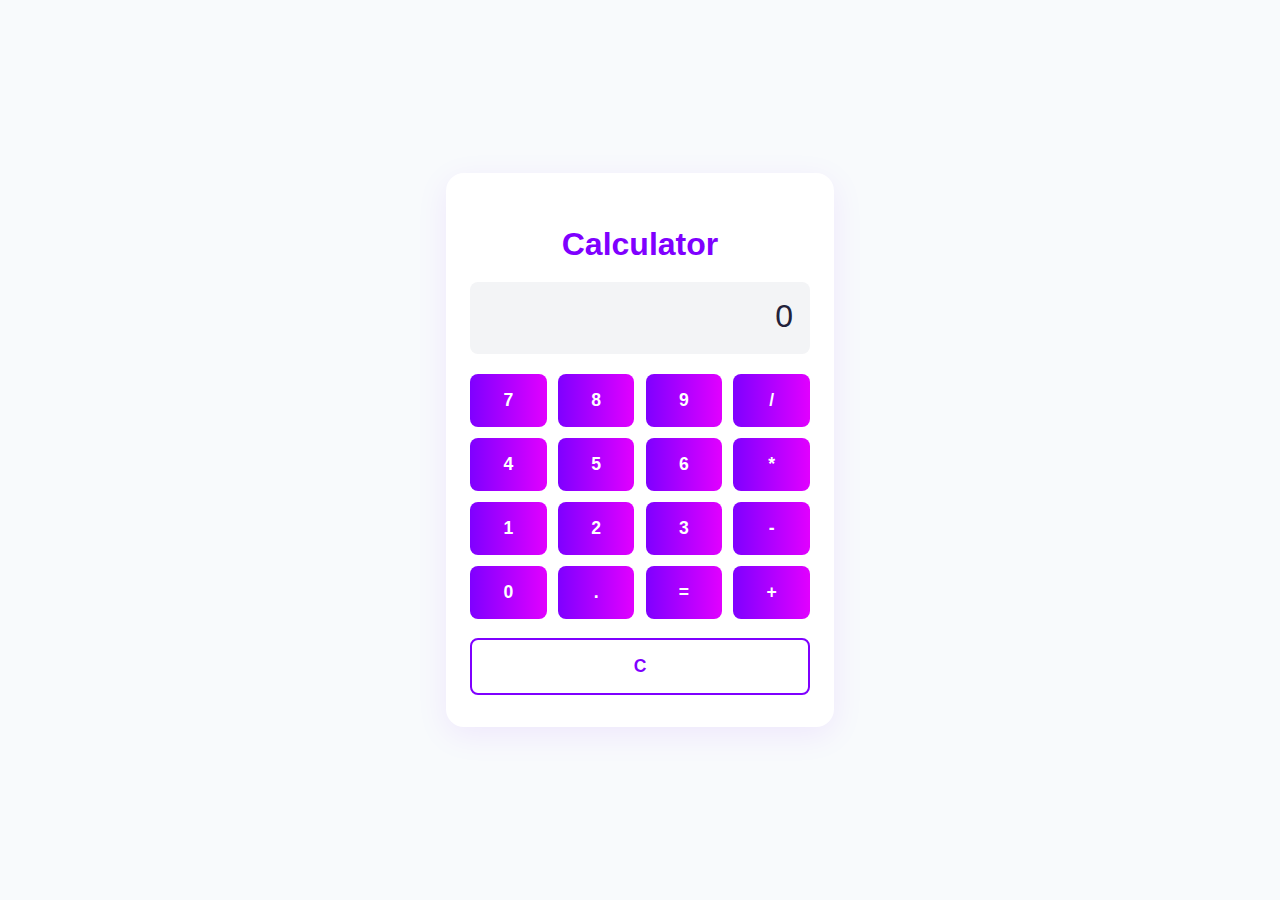
<file: projects/calculator/index.html>
<!DOCTYPE html>
<html lang="en">
<head>
  <meta charset="UTF-8">
  <meta name="viewport" content="width=device-width, initial-scale=1.0">
  <title>Basic Calculator</title>
  <link rel="stylesheet" href="style.css">
</head>
<body>
  <div class="calc-container">
    <h1>Calculator</h1>
    <div class="calc-display" id="display">0</div>
    <div class="calc-buttons">
      <button>7</button><button>8</button><button>9</button><button>/</button>
      <button>4</button><button>5</button><button>6</button><button>*</button>
      <button>1</button><button>2</button><button>3</button><button>-</button>
      <button>0</button><button>.</button><button>=</button><button>+</button>
      <button id="clear" style="grid-column: span 4;">C</button>
    </div>
  </div>
  <script src="script.js"></script>
</body>
</html>
</file>
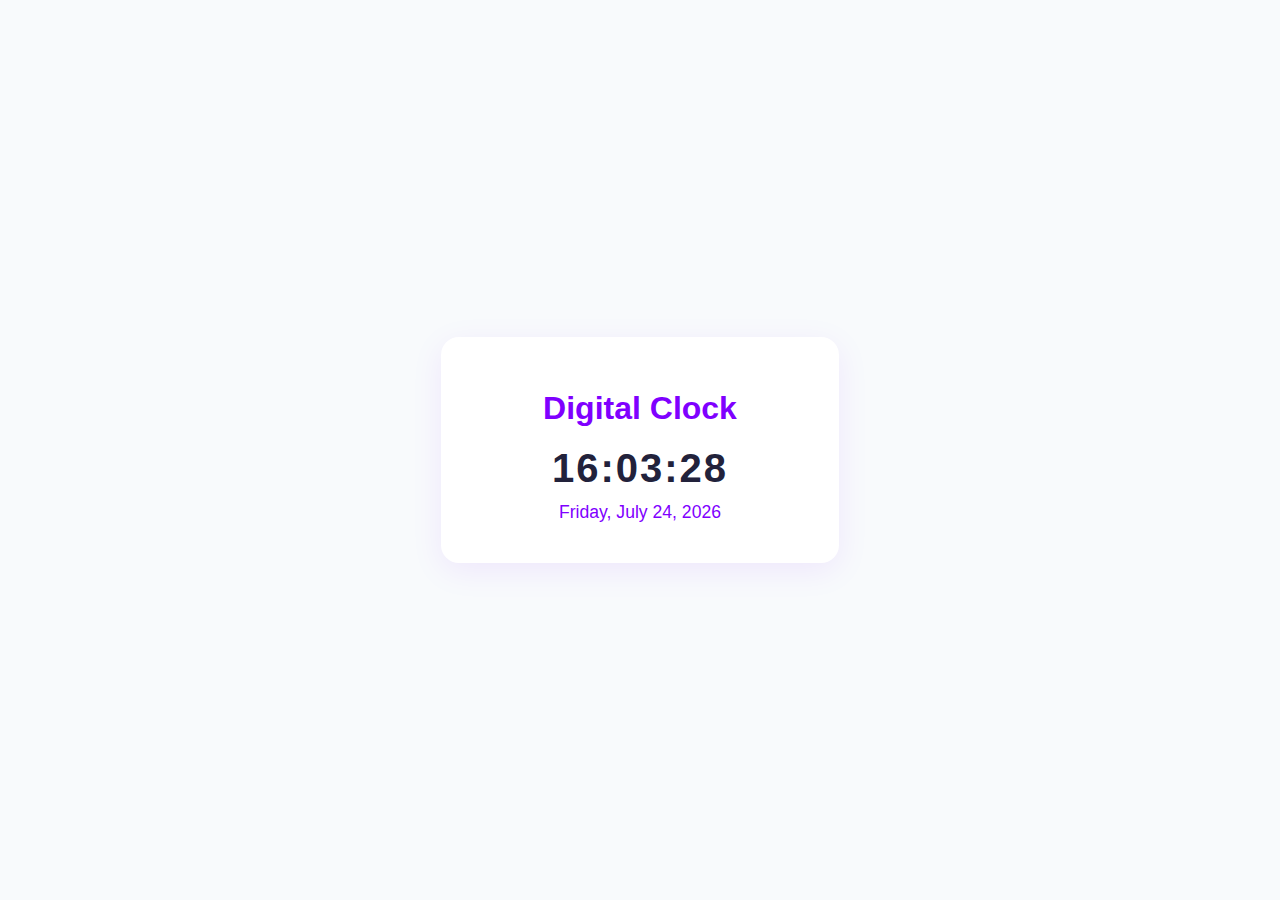
<file: projects/digital-clock/index.html>
<!DOCTYPE html>
<html lang="en">
<head>
  <meta charset="UTF-8">
  <meta name="viewport" content="width=device-width, initial-scale=1.0">
  <title>Digital Clock</title>
  <link rel="stylesheet" href="style.css">
</head>
<body>
  <div class="clock-container">
    <h1>Digital Clock</h1>
    <div class="clock-time" id="clock-time">00:00:00</div>
    <div class="clock-date" id="clock-date"></div>
  </div>
  <script src="script.js"></script>
</body>
</html>
</file>
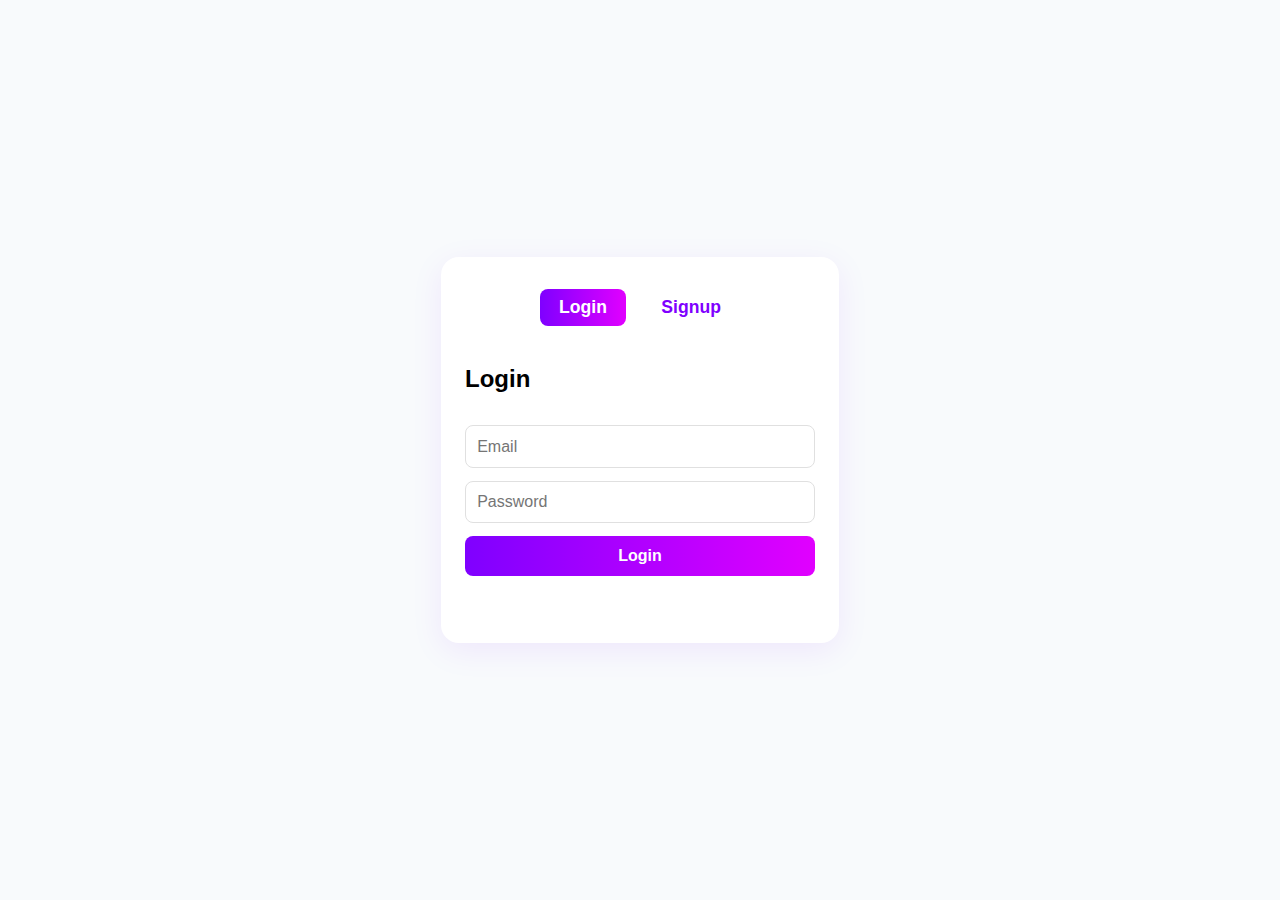
<file: projects/login-signup/index.html>
<!DOCTYPE html>
<html lang="en">
<head>
  <meta charset="UTF-8">
  <meta name="viewport" content="width=device-width, initial-scale=1.0">
  <title>Login & Signup</title>
  <link rel="stylesheet" href="style.css">
</head>
<body>
  <div class="auth-container">
    <div class="form-toggle">
      <button id="show-login" class="active">Login</button>
      <button id="show-signup">Signup</button>
    </div>
    <form id="login-form">
      <h2>Login</h2>
      <input type="email" placeholder="Email" required />
      <input type="password" placeholder="Password" required />
      <button type="submit">Login</button>
    </form>
    <form id="signup-form" style="display:none;">
      <h2>Signup</h2>
      <input type="text" placeholder="Name" required />
      <input type="email" placeholder="Email" required />
      <input type="password" placeholder="Password" required />
      <button type="submit">Signup</button>
    </form>
    <div id="auth-message"></div>
  </div>
  <script src="script.js"></script>
</body>
</html>
</file>
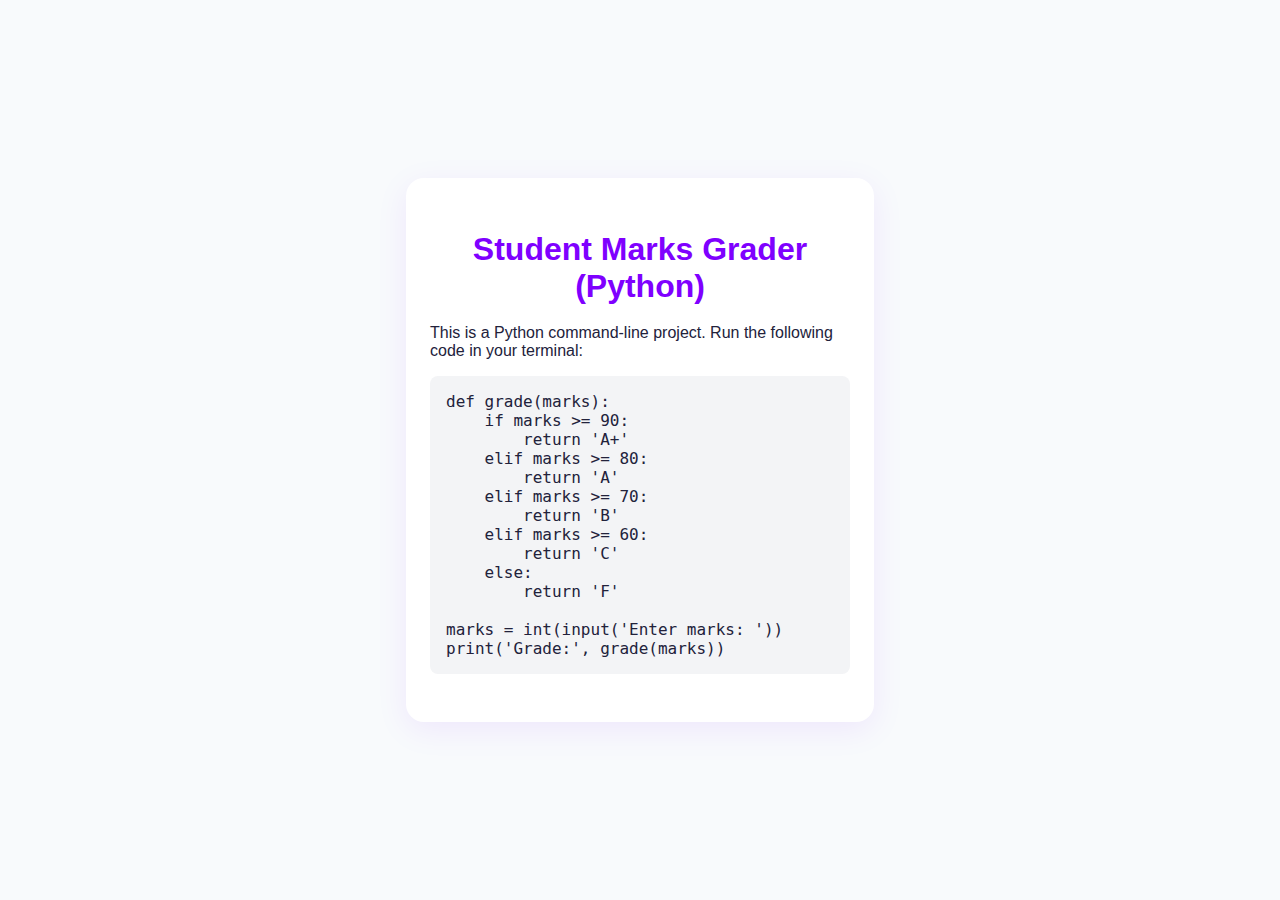
<file: projects/marks-grader/index.html>
<!DOCTYPE html>
<html lang="en">
<head>
  <meta charset="UTF-8">
  <meta name="viewport" content="width=device-width, initial-scale=1.0">
  <title>Student Marks Grader</title>
  <link rel="stylesheet" href="style.css">
</head>
<body>
  <div class="grader-container">
    <h1>Student Marks Grader (Python)</h1>
    <p>This is a Python command-line project. Run the following code in your terminal:</p>
    <pre><code>def grade(marks):
    if marks >= 90:
        return 'A+'
    elif marks >= 80:
        return 'A'
    elif marks >= 70:
        return 'B'
    elif marks >= 60:
        return 'C'
    else:
        return 'F'

marks = int(input('Enter marks: '))
print('Grade:', grade(marks))
</code></pre>
  </div>
</body>
</html>
</file>
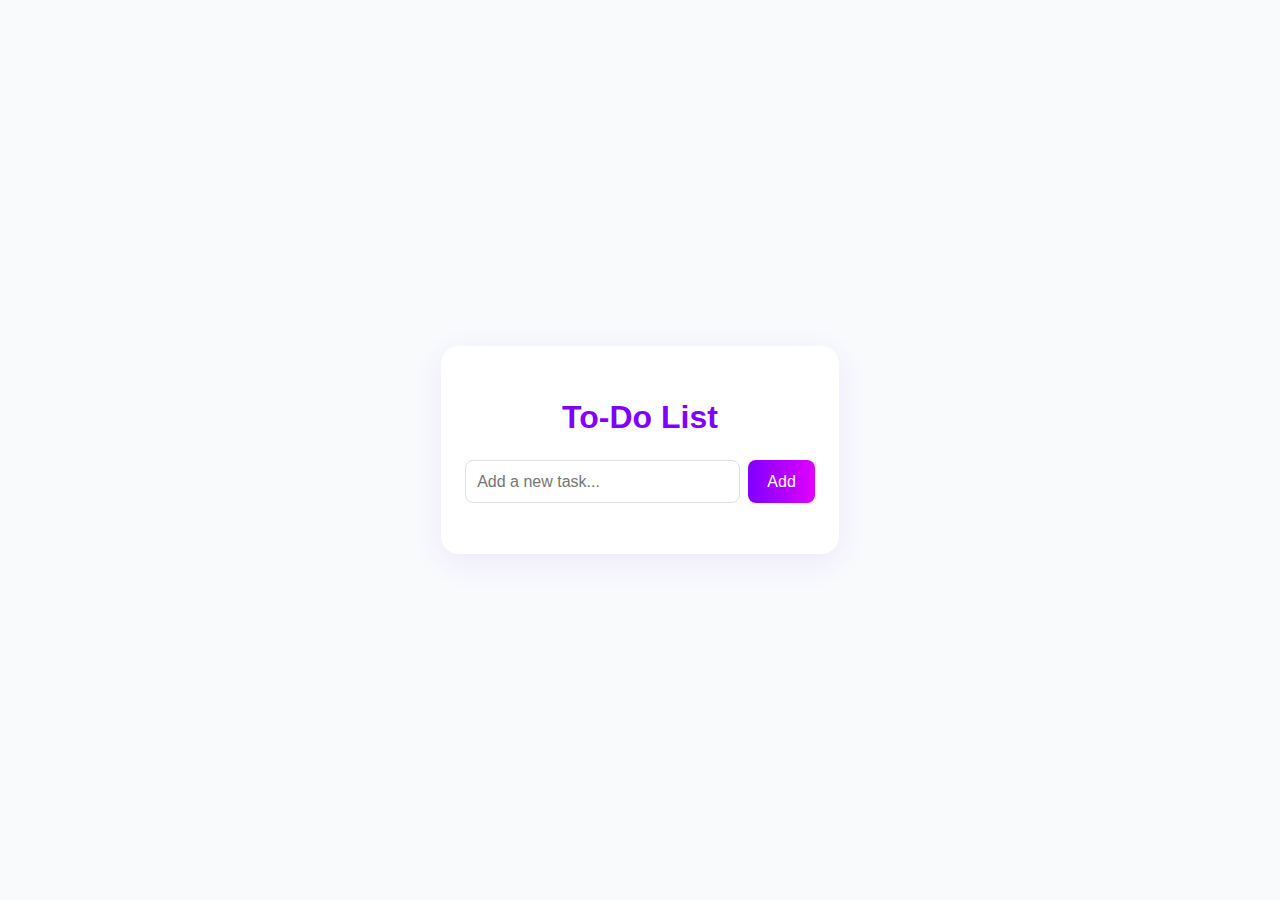
<file: projects/todo/index.html>
<!DOCTYPE html>
<html lang="en">
<head>
  <meta charset="UTF-8">
  <meta name="viewport" content="width=device-width, initial-scale=1.0">
  <title>To-Do List App</title>
  <link rel="stylesheet" href="style.css">
</head>
<body>
  <div class="todo-container">
    <h1>To-Do List</h1>
    <form id="todo-form">
      <input type="text" id="todo-input" placeholder="Add a new task..." required />
      <button type="submit">Add</button>
    </form>
    <ul id="todo-list"></ul>
  </div>
  <script src="script.js"></script>
</body>
</html>
</file>
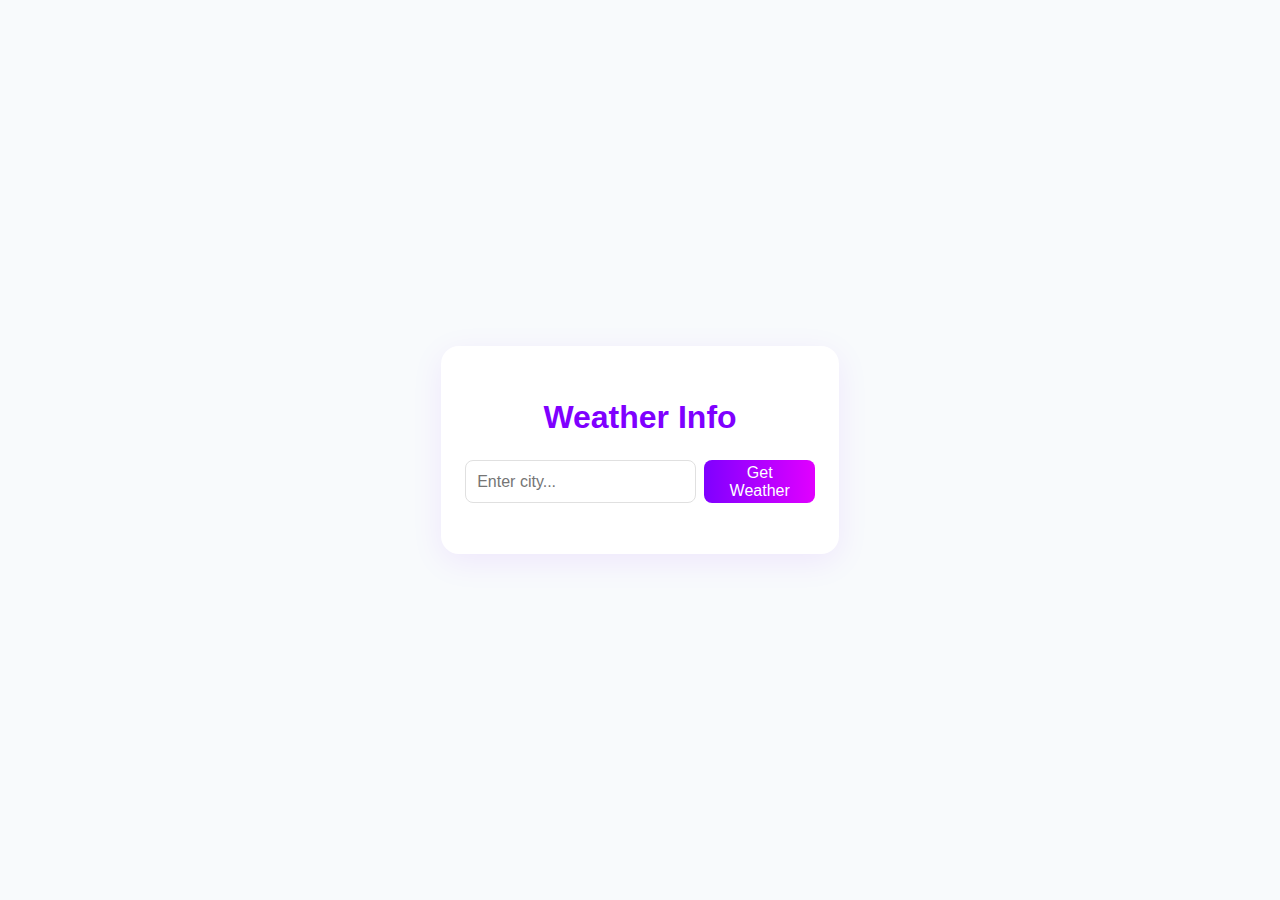
<file: projects/weather-info/index.html>
<!DOCTYPE html>
<html lang="en">
<head>
  <meta charset="UTF-8">
  <meta name="viewport" content="width=device-width, initial-scale=1.0">
  <title>Weather Info App</title>
  <link rel="stylesheet" href="style.css">
</head>
<body>
  <div class="weather-container">
    <h1>Weather Info</h1>
    <form id="weather-form">
      <input type="text" id="city-input" placeholder="Enter city..." required />
      <button type="submit">Get Weather</button>
    </form>
    <div id="weather-result"></div>
  </div>
  <script src="script.js"></script>
</body>
</html>
</file>
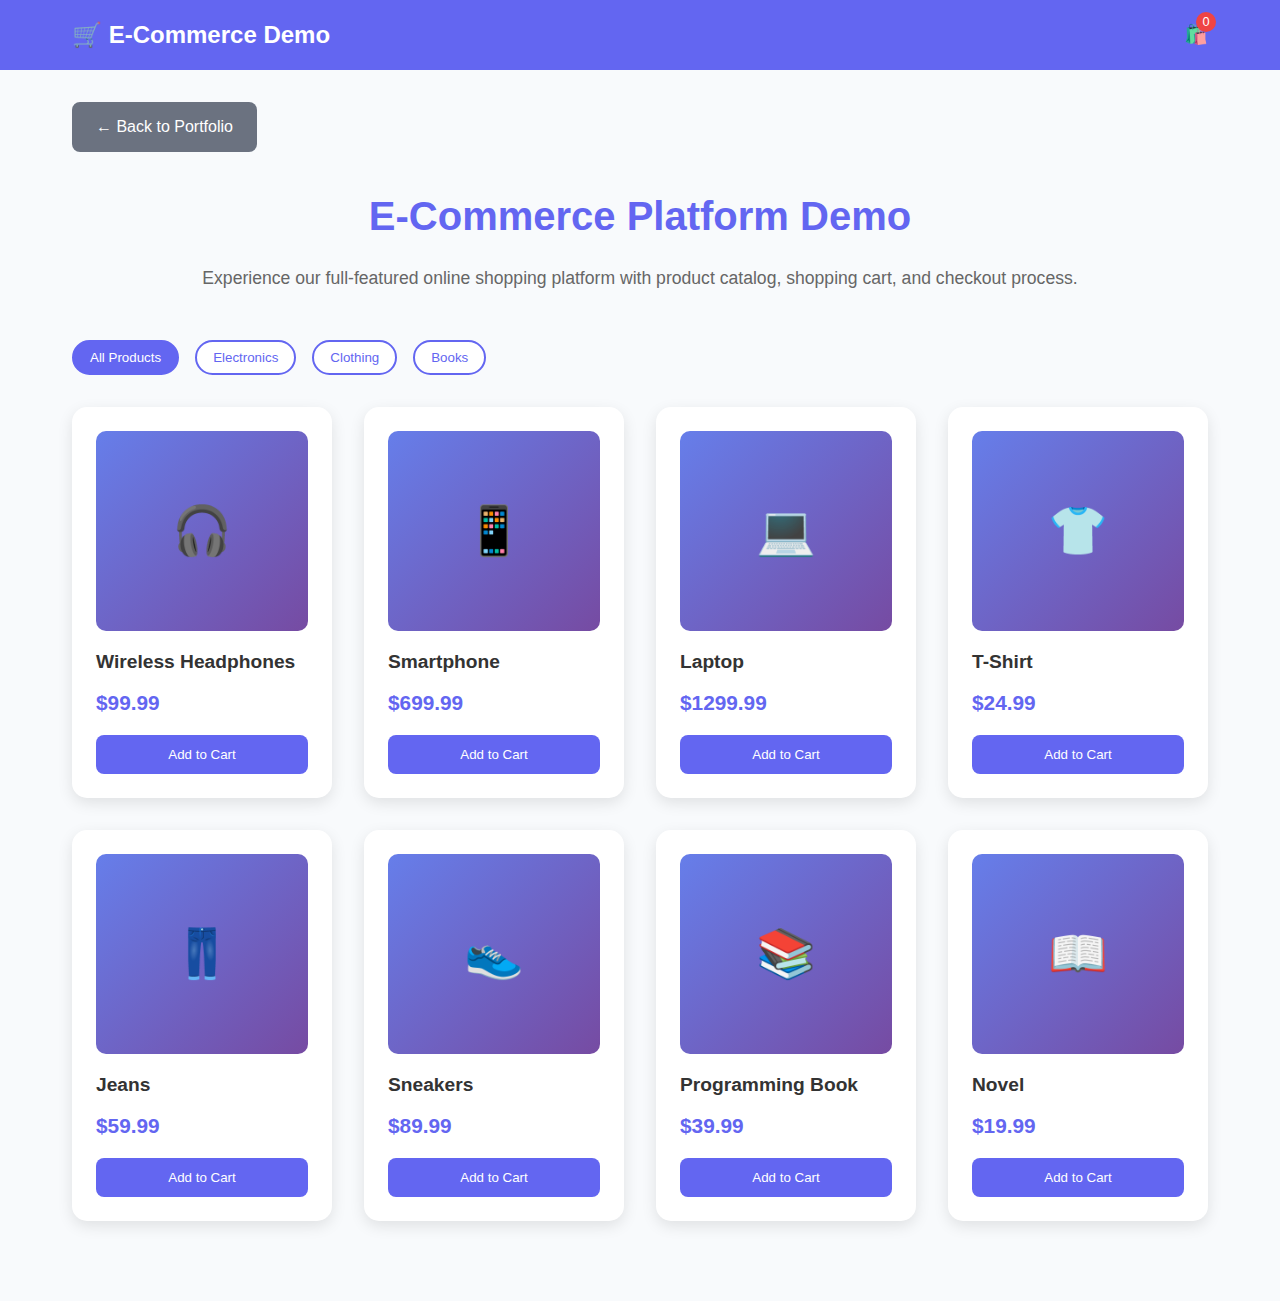
<file: ecommerce-demo.html>
<!DOCTYPE html>
<html lang="en">
<head>
    <meta charset="UTF-8">
    <meta name="viewport" content="width=device-width, initial-scale=1.0">
    <title>E-Commerce Platform Demo</title>
    <style>
        * {
            margin: 0;
            padding: 0;
            box-sizing: border-box;
        }

        body {
            font-family: 'Segoe UI', Tahoma, Geneva, Verdana, sans-serif;
            line-height: 1.6;
            color: #333;
            background: #f8fafc;
        }

        .header {
            background: #6366f1;
            color: white;
            padding: 1rem 0;
            position: sticky;
            top: 0;
            z-index: 100;
        }

        .nav {
            max-width: 1200px;
            margin: 0 auto;
            display: flex;
            justify-content: space-between;
            align-items: center;
            padding: 0 2rem;
        }

        .logo {
            font-size: 1.5rem;
            font-weight: bold;
        }

        .cart-icon {
            position: relative;
            cursor: pointer;
            font-size: 1.2rem;
        }

        .cart-count {
            position: absolute;
            top: -8px;
            right: -8px;
            background: #ef4444;
            color: white;
            border-radius: 50%;
            width: 20px;
            height: 20px;
            display: flex;
            align-items: center;
            justify-content: center;
            font-size: 0.8rem;
        }

        .container {
            max-width: 1200px;
            margin: 0 auto;
            padding: 2rem;
        }

        .hero {
            text-align: center;
            margin-bottom: 3rem;
        }

        .hero h1 {
            font-size: 2.5rem;
            color: #6366f1;
            margin-bottom: 1rem;
        }

        .hero p {
            font-size: 1.1rem;
            color: #666;
        }

        .filters {
            display: flex;
            gap: 1rem;
            margin-bottom: 2rem;
            flex-wrap: wrap;
        }

        .filter-btn {
            padding: 0.5rem 1rem;
            border: 2px solid #6366f1;
            background: white;
            color: #6366f1;
            border-radius: 25px;
            cursor: pointer;
            transition: all 0.3s ease;
        }

        .filter-btn.active {
            background: #6366f1;
            color: white;
        }

        .products-grid {
            display: grid;
            grid-template-columns: repeat(auto-fill, minmax(250px, 1fr));
            gap: 2rem;
            margin-bottom: 3rem;
        }

        .product-card {
            background: white;
            border-radius: 15px;
            padding: 1.5rem;
            box-shadow: 0 5px 15px rgba(0, 0, 0, 0.1);
            transition: transform 0.3s ease;
        }

        .product-card:hover {
            transform: translateY(-5px);
        }

        .product-image {
            width: 100%;
            height: 200px;
            background: linear-gradient(135deg, #667eea 0%, #764ba2 100%);
            border-radius: 10px;
            display: flex;
            align-items: center;
            justify-content: center;
            color: white;
            font-size: 3rem;
            margin-bottom: 1rem;
        }

        .product-title {
            font-size: 1.2rem;
            font-weight: bold;
            margin-bottom: 0.5rem;
            color: #333;
        }

        .product-price {
            font-size: 1.3rem;
            color: #6366f1;
            font-weight: bold;
            margin-bottom: 1rem;
        }

        .add-to-cart {
            width: 100%;
            padding: 0.75rem;
            background: #6366f1;
            color: white;
            border: none;
            border-radius: 8px;
            cursor: pointer;
            transition: background 0.3s ease;
        }

        .add-to-cart:hover {
            background: #4f46e5;
        }

        .cart-modal {
            display: none;
            position: fixed;
            top: 0;
            left: 0;
            width: 100%;
            height: 100%;
            background: rgba(0, 0, 0, 0.5);
            z-index: 1000;
        }

        .cart-content {
            position: absolute;
            top: 50%;
            left: 50%;
            transform: translate(-50%, -50%);
            background: white;
            padding: 2rem;
            border-radius: 15px;
            width: 90%;
            max-width: 500px;
            max-height: 80vh;
            overflow-y: auto;
        }

        .cart-item {
            display: flex;
            justify-content: space-between;
            align-items: center;
            padding: 1rem 0;
            border-bottom: 1px solid #e5e7eb;
        }

        .cart-total {
            font-size: 1.2rem;
            font-weight: bold;
            margin-top: 1rem;
            text-align: right;
        }

        .checkout-btn {
            width: 100%;
            padding: 1rem;
            background: #10b981;
            color: white;
            border: none;
            border-radius: 8px;
            font-size: 1.1rem;
            cursor: pointer;
            margin-top: 1rem;
        }

        .checkout-btn:hover {
            background: #059669;
        }

        .back-btn {
            display: inline-block;
            padding: 0.75rem 1.5rem;
            background: #6b7280;
            color: white;
            text-decoration: none;
            border-radius: 8px;
            margin-bottom: 2rem;
            transition: background 0.3s ease;
        }

        .back-btn:hover {
            background: #4b5563;
        }

        @media (max-width: 768px) {
            .products-grid {
                grid-template-columns: repeat(auto-fill, minmax(200px, 1fr));
                gap: 1rem;
            }
            
            .container {
                padding: 1rem;
            }
        }
    </style>
</head>
<body>
    <div class="header">
        <div class="nav">
            <div class="logo">🛒 E-Commerce Demo</div>
            <div class="cart-icon" onclick="toggleCart()">
                🛍️
                <span class="cart-count" id="cartCount">0</span>
            </div>
        </div>
    </div>

    <div class="container">
        <a href="index.html" class="back-btn">← Back to Portfolio</a>
        
        <div class="hero">
            <h1>E-Commerce Platform Demo</h1>
            <p>Experience our full-featured online shopping platform with product catalog, shopping cart, and checkout process.</p>
        </div>

        <div class="filters">
            <button class="filter-btn active" onclick="filterProducts('all')">All Products</button>
            <button class="filter-btn" onclick="filterProducts('electronics')">Electronics</button>
            <button class="filter-btn" onclick="filterProducts('clothing')">Clothing</button>
            <button class="filter-btn" onclick="filterProducts('books')">Books</button>
        </div>

        <div class="products-grid" id="productsGrid">
            <!-- Products will be loaded here -->
        </div>
    </div>

    <!-- Cart Modal -->
    <div class="cart-modal" id="cartModal">
        <div class="cart-content">
            <h2>Shopping Cart</h2>
            <div id="cartItems">
                <!-- Cart items will be displayed here -->
            </div>
            <div class="cart-total" id="cartTotal">Total: $0.00</div>
            <button class="checkout-btn" onclick="checkout()">Proceed to Checkout</button>
            <button class="add-to-cart" onclick="toggleCart()" style="background: #6b7280; margin-top: 0.5rem;">Continue Shopping</button>
        </div>
    </div>

    <script>
        // Sample product data
        const products = [
            { id: 1, name: "Wireless Headphones", price: 99.99, category: "electronics", emoji: "🎧" },
            { id: 2, name: "Smartphone", price: 699.99, category: "electronics", emoji: "📱" },
            { id: 3, name: "Laptop", price: 1299.99, category: "electronics", emoji: "💻" },
            { id: 4, name: "T-Shirt", price: 24.99, category: "clothing", emoji: "👕" },
            { id: 5, name: "Jeans", price: 59.99, category: "clothing", emoji: "👖" },
            { id: 6, name: "Sneakers", price: 89.99, category: "clothing", emoji: "👟" },
            { id: 7, name: "Programming Book", price: 39.99, category: "books", emoji: "📚" },
            { id: 8, name: "Novel", price: 19.99, category: "books", emoji: "📖" }
        ];

        let cart = [];
        let currentFilter = 'all';

        // Initialize the page
        function init() {
            displayProducts();
            updateCartCount();
        }

        // Display products
        function displayProducts() {
            const grid = document.getElementById('productsGrid');
            const filteredProducts = currentFilter === 'all' 
                ? products 
                : products.filter(p => p.category === currentFilter);

            grid.innerHTML = filteredProducts.map(product => `
                <div class="product-card">
                    <div class="product-image">${product.emoji}</div>
                    <div class="product-title">${product.name}</div>
                    <div class="product-price">$${product.price.toFixed(2)}</div>
                    <button class="add-to-cart" onclick="addToCart(${product.id})">Add to Cart</button>
                </div>
            `).join('');
        }

        // Filter products
        function filterProducts(category) {
            currentFilter = category;
            
            // Update filter buttons
            document.querySelectorAll('.filter-btn').forEach(btn => {
                btn.classList.remove('active');
            });
            event.target.classList.add('active');
            
            displayProducts();
        }

        // Add to cart
        function addToCart(productId) {
            const product = products.find(p => p.id === productId);
            const existingItem = cart.find(item => item.id === productId);
            
            if (existingItem) {
                existingItem.quantity += 1;
            } else {
                cart.push({ ...product, quantity: 1 });
            }
            
            updateCartCount();
            showNotification('Product added to cart!');
        }

        // Update cart count
        function updateCartCount() {
            const count = cart.reduce((total, item) => total + item.quantity, 0);
            document.getElementById('cartCount').textContent = count;
        }

        // Toggle cart modal
        function toggleCart() {
            const modal = document.getElementById('cartModal');
            if (modal.style.display === 'block') {
                modal.style.display = 'none';
            } else {
                displayCart();
                modal.style.display = 'block';
            }
        }

        // Display cart
        function displayCart() {
            const cartItems = document.getElementById('cartItems');
            const cartTotal = document.getElementById('cartTotal');
            
            if (cart.length === 0) {
                cartItems.innerHTML = '<p>Your cart is empty</p>';
                cartTotal.textContent = 'Total: $0.00';
                return;
            }
            
            cartItems.innerHTML = cart.map(item => `
                <div class="cart-item">
                    <div>
                        <strong>${item.name}</strong><br>
                        <small>$${item.price.toFixed(2)} x ${item.quantity}</small>
                    </div>
                    <div>
                        <button onclick="removeFromCart(${item.id})" style="background: #ef4444; color: white; border: none; padding: 0.25rem 0.5rem; border-radius: 4px; cursor: pointer;">Remove</button>
                    </div>
                </div>
            `).join('');
            
            const total = cart.reduce((sum, item) => sum + (item.price * item.quantity), 0);
            cartTotal.textContent = `Total: $${total.toFixed(2)}`;
        }

        // Remove from cart
        function removeFromCart(productId) {
            cart = cart.filter(item => item.id !== productId);
            updateCartCount();
            displayCart();
        }

        // Checkout
        function checkout() {
            if (cart.length === 0) {
                alert('Your cart is empty!');
                return;
            }
            
            const total = cart.reduce((sum, item) => sum + (item.price * item.quantity), 0);
            alert(`Thank you for your purchase! Total: $${total.toFixed(2)}\n\nThis is a demo - no actual payment will be processed.`);
            
            // Clear cart
            cart = [];
            updateCartCount();
            toggleCart();
        }

        // Show notification
        function showNotification(message) {
            const notification = document.createElement('div');
            notification.textContent = message;
            notification.style.cssText = `
                position: fixed;
                top: 20px;
                right: 20px;
                background: #10b981;
                color: white;
                padding: 1rem;
                border-radius: 8px;
                z-index: 1001;
                animation: slideIn 0.3s ease;
            `;
            
            document.body.appendChild(notification);
            
            setTimeout(() => {
                notification.remove();
            }, 2000);
        }

        // Close cart when clicking outside
        window.onclick = function(event) {
            const modal = document.getElementById('cartModal');
            if (event.target === modal) {
                modal.style.display = 'none';
            }
        }

        // Initialize on page load
        init();
    </script>
</body>
</html>
</file>
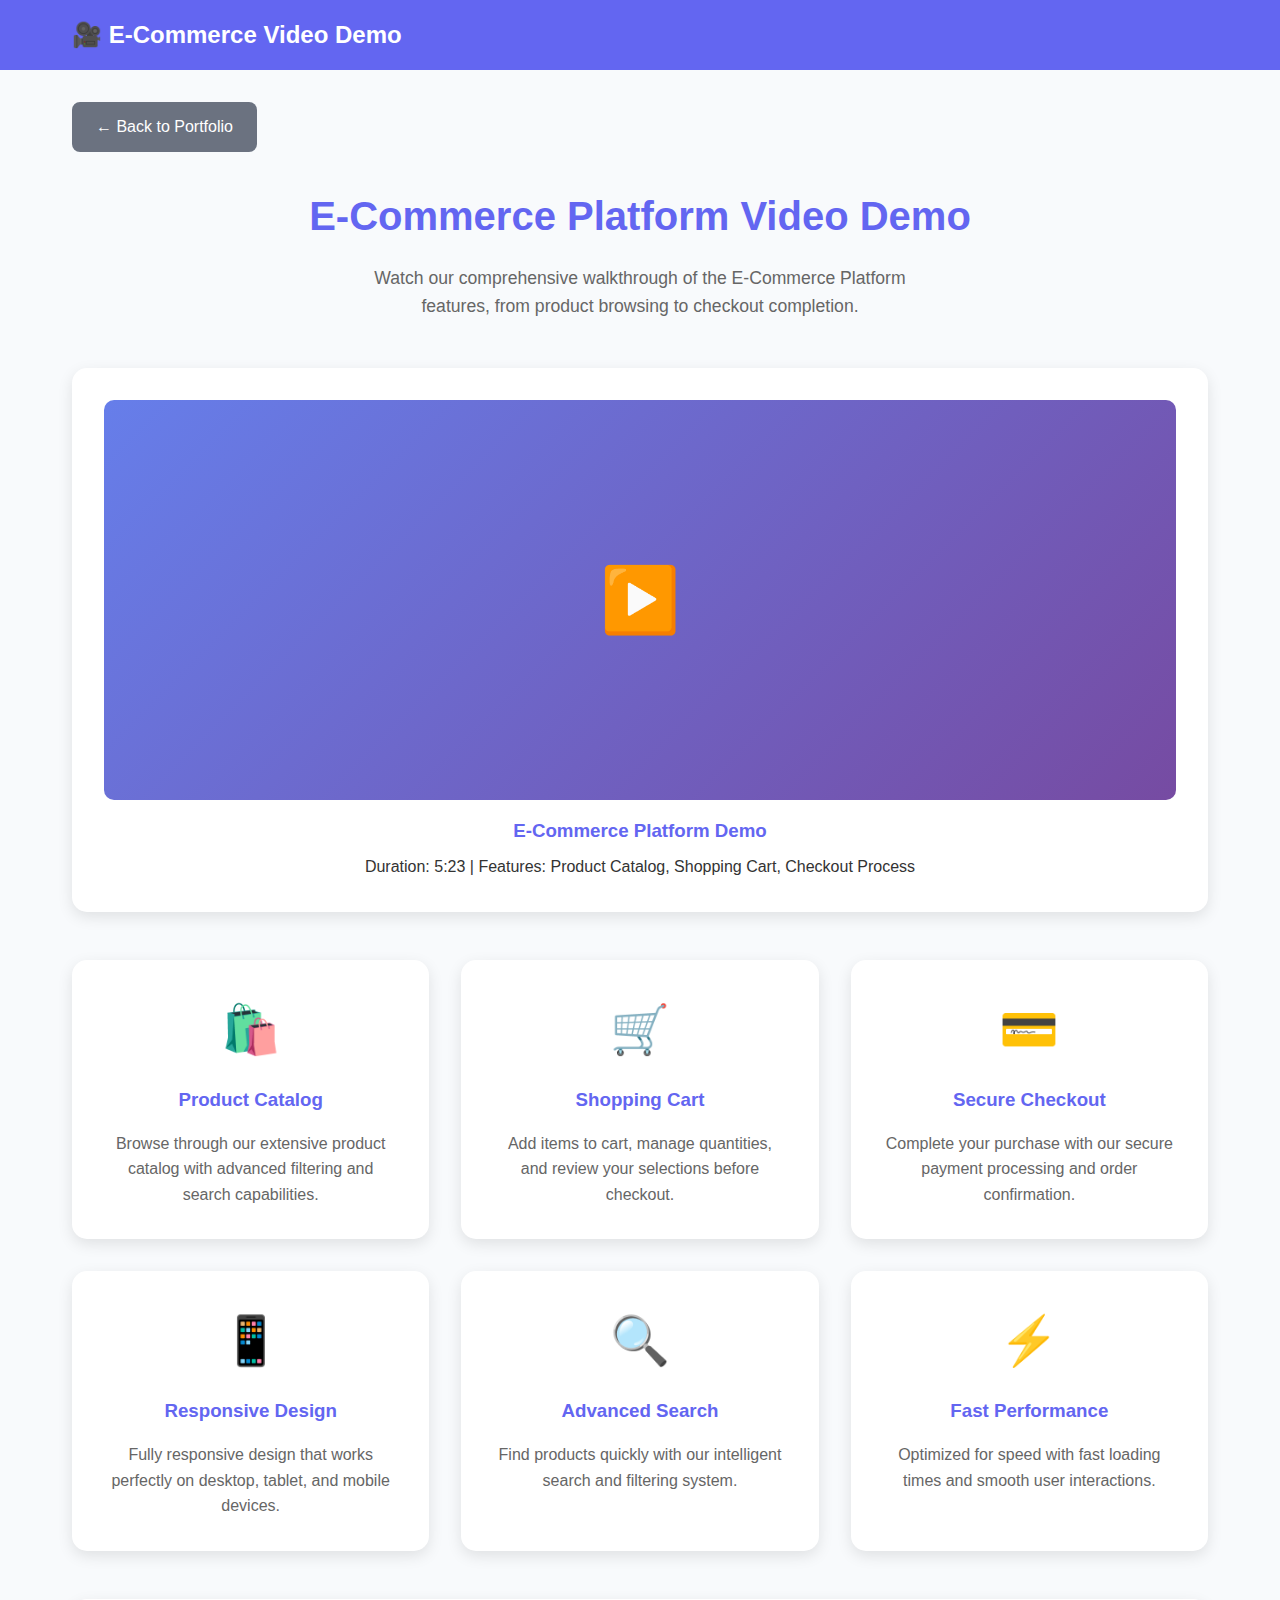
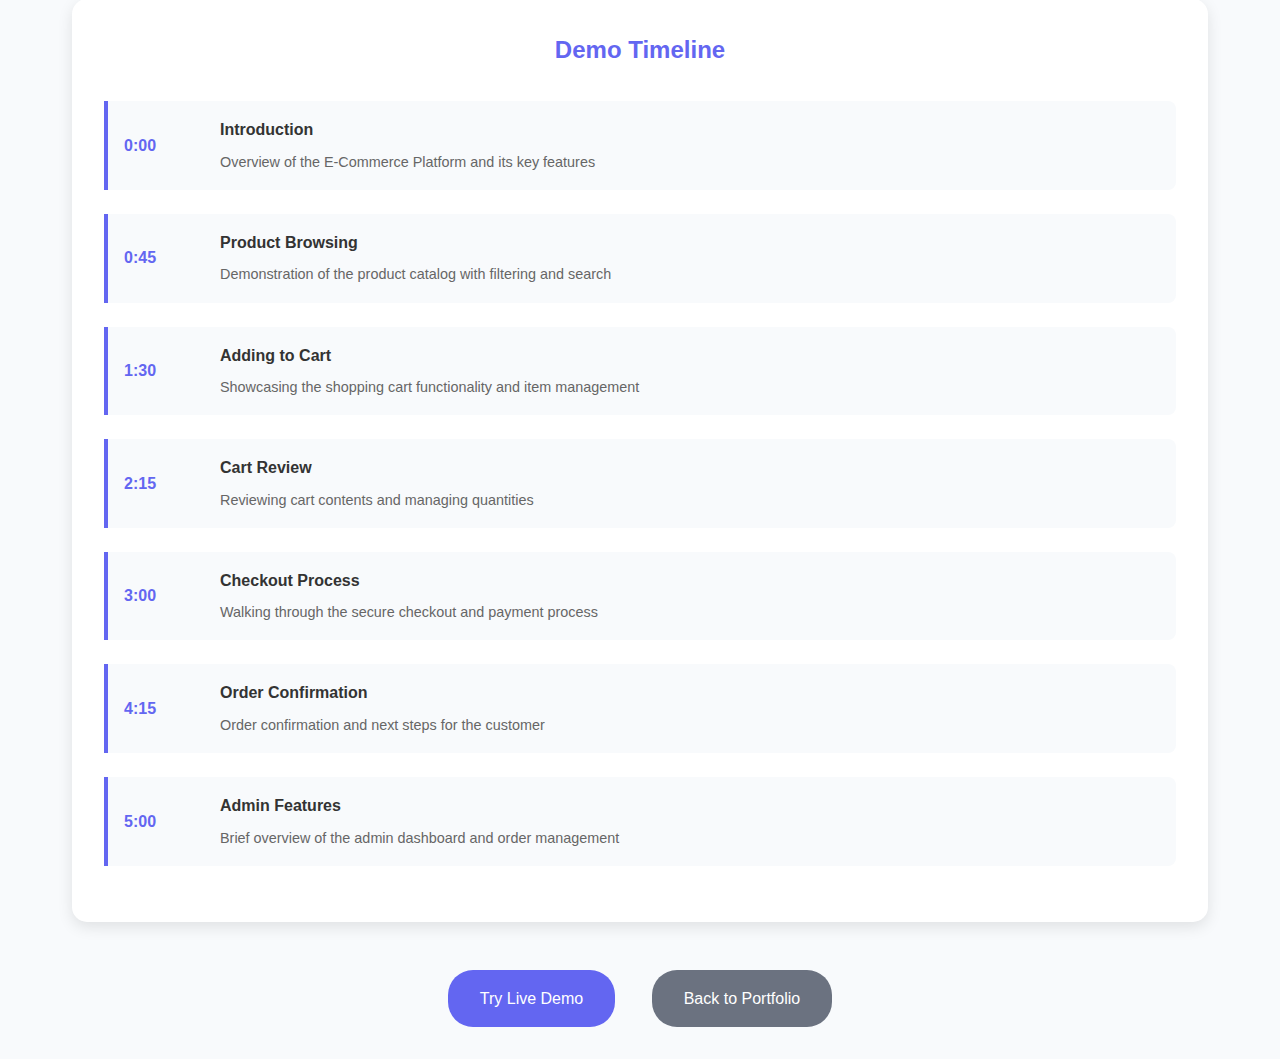
<file: ecommerce-video-demo.html>
<!DOCTYPE html>
<html lang="en">
<head>
    <meta charset="UTF-8">
    <meta name="viewport" content="width=device-width, initial-scale=1.0">
    <title>E-Commerce Platform - Video Demo</title>
    <style>
        * {
            margin: 0;
            padding: 0;
            box-sizing: border-box;
        }

        body {
            font-family: 'Segoe UI', Tahoma, Geneva, Verdana, sans-serif;
            line-height: 1.6;
            color: #333;
            background: #f8fafc;
        }

        .header {
            background: #6366f1;
            color: white;
            padding: 1rem 0;
        }

        .nav {
            max-width: 1200px;
            margin: 0 auto;
            display: flex;
            justify-content: space-between;
            align-items: center;
            padding: 0 2rem;
        }

        .logo {
            font-size: 1.5rem;
            font-weight: bold;
        }

        .container {
            max-width: 1200px;
            margin: 0 auto;
            padding: 2rem;
        }

        .back-btn {
            display: inline-block;
            padding: 0.75rem 1.5rem;
            background: #6b7280;
            color: white;
            text-decoration: none;
            border-radius: 8px;
            margin-bottom: 2rem;
            transition: background 0.3s ease;
        }

        .back-btn:hover {
            background: #4b5563;
        }

        .hero {
            text-align: center;
            margin-bottom: 3rem;
        }

        .hero h1 {
            font-size: 2.5rem;
            color: #6366f1;
            margin-bottom: 1rem;
        }

        .hero p {
            font-size: 1.1rem;
            color: #666;
            max-width: 600px;
            margin: 0 auto;
        }

        .video-container {
            background: white;
            border-radius: 15px;
            padding: 2rem;
            box-shadow: 0 5px 15px rgba(0, 0, 0, 0.1);
            margin-bottom: 3rem;
        }

        .video-player {
            width: 100%;
            height: 400px;
            background: linear-gradient(135deg, #667eea 0%, #764ba2 100%);
            border-radius: 10px;
            display: flex;
            align-items: center;
            justify-content: center;
            color: white;
            font-size: 1.2rem;
            margin-bottom: 1rem;
            position: relative;
            overflow: hidden;
        }

        .play-button {
            font-size: 4rem;
            cursor: pointer;
            transition: transform 0.3s ease;
        }

        .play-button:hover {
            transform: scale(1.1);
        }

        .video-info {
            text-align: center;
        }

        .video-info h3 {
            color: #6366f1;
            margin-bottom: 0.5rem;
        }

        .features-grid {
            display: grid;
            grid-template-columns: repeat(auto-fit, minmax(300px, 1fr));
            gap: 2rem;
            margin-bottom: 3rem;
        }

        .feature-card {
            background: white;
            border-radius: 15px;
            padding: 2rem;
            box-shadow: 0 5px 15px rgba(0, 0, 0, 0.1);
            text-align: center;
        }

        .feature-icon {
            font-size: 3rem;
            margin-bottom: 1rem;
        }

        .feature-card h3 {
            color: #6366f1;
            margin-bottom: 1rem;
        }

        .feature-card p {
            color: #666;
        }

        .timeline {
            background: white;
            border-radius: 15px;
            padding: 2rem;
            box-shadow: 0 5px 15px rgba(0, 0, 0, 0.1);
        }

        .timeline h2 {
            color: #6366f1;
            text-align: center;
            margin-bottom: 2rem;
        }

        .timeline-item {
            display: flex;
            align-items: center;
            margin-bottom: 1.5rem;
            padding: 1rem;
            border-left: 4px solid #6366f1;
            background: #f8fafc;
            border-radius: 0 8px 8px 0;
        }

        .timeline-time {
            font-weight: bold;
            color: #6366f1;
            min-width: 80px;
            margin-right: 1rem;
        }

        .timeline-content {
            flex: 1;
        }

        .timeline-content h4 {
            margin-bottom: 0.5rem;
            color: #333;
        }

        .timeline-content p {
            color: #666;
            font-size: 0.9rem;
        }

        .demo-links {
            text-align: center;
            margin-top: 3rem;
        }

        .demo-btn {
            display: inline-block;
            padding: 1rem 2rem;
            margin: 0 1rem;
            background: #6366f1;
            color: white;
            text-decoration: none;
            border-radius: 25px;
            transition: background 0.3s ease;
        }

        .demo-btn:hover {
            background: #4f46e5;
        }

        .demo-btn.secondary {
            background: #6b7280;
        }

        .demo-btn.secondary:hover {
            background: #4b5563;
        }

        @media (max-width: 768px) {
            .container {
                padding: 1rem;
            }
            
            .hero h1 {
                font-size: 2rem;
            }
            
            .video-player {
                height: 250px;
            }
            
            .features-grid {
                grid-template-columns: 1fr;
            }
            
            .demo-links {
                display: flex;
                flex-direction: column;
                gap: 1rem;
            }
            
            .demo-btn {
                margin: 0;
            }
        }
    </style>
</head>
<body>
    <div class="header">
        <div class="nav">
            <div class="logo">🎥 E-Commerce Video Demo</div>
        </div>
    </div>

    <div class="container">
        <a href="index.html" class="back-btn">← Back to Portfolio</a>
        
        <div class="hero">
            <h1>E-Commerce Platform Video Demo</h1>
            <p>Watch our comprehensive walkthrough of the E-Commerce Platform features, from product browsing to checkout completion.</p>
        </div>

        <div class="video-container">
            <div class="video-player" id="videoPlayer">
                <div class="play-button" onclick="playVideo()">▶️</div>
            </div>
            <div class="video-info">
                <h3>E-Commerce Platform Demo</h3>
                <p>Duration: 5:23 | Features: Product Catalog, Shopping Cart, Checkout Process</p>
            </div>
        </div>

        <div class="features-grid">
            <div class="feature-card">
                <div class="feature-icon">🛍️</div>
                <h3>Product Catalog</h3>
                <p>Browse through our extensive product catalog with advanced filtering and search capabilities.</p>
            </div>
            <div class="feature-card">
                <div class="feature-icon">🛒</div>
                <h3>Shopping Cart</h3>
                <p>Add items to cart, manage quantities, and review your selections before checkout.</p>
            </div>
            <div class="feature-card">
                <div class="feature-icon">💳</div>
                <h3>Secure Checkout</h3>
                <p>Complete your purchase with our secure payment processing and order confirmation.</p>
            </div>
            <div class="feature-card">
                <div class="feature-icon">📱</div>
                <h3>Responsive Design</h3>
                <p>Fully responsive design that works perfectly on desktop, tablet, and mobile devices.</p>
            </div>
            <div class="feature-card">
                <div class="feature-icon">🔍</div>
                <h3>Advanced Search</h3>
                <p>Find products quickly with our intelligent search and filtering system.</p>
            </div>
            <div class="feature-card">
                <div class="feature-icon">⚡</div>
                <h3>Fast Performance</h3>
                <p>Optimized for speed with fast loading times and smooth user interactions.</p>
            </div>
        </div>

        <div class="timeline">
            <h2>Demo Timeline</h2>
            <div class="timeline-item">
                <div class="timeline-time">0:00</div>
                <div class="timeline-content">
                    <h4>Introduction</h4>
                    <p>Overview of the E-Commerce Platform and its key features</p>
                </div>
            </div>
            <div class="timeline-item">
                <div class="timeline-time">0:45</div>
                <div class="timeline-content">
                    <h4>Product Browsing</h4>
                    <p>Demonstration of the product catalog with filtering and search</p>
                </div>
            </div>
            <div class="timeline-item">
                <div class="timeline-time">1:30</div>
                <div class="timeline-content">
                    <h4>Adding to Cart</h4>
                    <p>Showcasing the shopping cart functionality and item management</p>
                </div>
            </div>
            <div class="timeline-item">
                <div class="timeline-time">2:15</div>
                <div class="timeline-content">
                    <h4>Cart Review</h4>
                    <p>Reviewing cart contents and managing quantities</p>
                </div>
            </div>
            <div class="timeline-item">
                <div class="timeline-time">3:00</div>
                <div class="timeline-content">
                    <h4>Checkout Process</h4>
                    <p>Walking through the secure checkout and payment process</p>
                </div>
            </div>
            <div class="timeline-item">
                <div class="timeline-time">4:15</div>
                <div class="timeline-content">
                    <h4>Order Confirmation</h4>
                    <p>Order confirmation and next steps for the customer</p>
                </div>
            </div>
            <div class="timeline-item">
                <div class="timeline-time">5:00</div>
                <div class="timeline-content">
                    <h4>Admin Features</h4>
                    <p>Brief overview of the admin dashboard and order management</p>
                </div>
            </div>
        </div>

        <div class="demo-links">
            <a href="ecommerce-demo.html" class="demo-btn">Try Live Demo</a>
            <a href="index.html" class="demo-btn secondary">Back to Portfolio</a>
        </div>
    </div>

    <script>
        function playVideo() {
            const videoPlayer = document.getElementById('videoPlayer');
            videoPlayer.innerHTML = `
                <div style="width: 100%; height: 100%; display: flex; align-items: center; justify-content: center; color: white; font-size: 1.2rem;">
                    <div style="text-align: center;">
                        <div style="font-size: 3rem; margin-bottom: 1rem;">🎬</div>
                        <div>Video Demo Playing...</div>
                        <div style="font-size: 0.9rem; margin-top: 0.5rem; opacity: 0.8;">This is a simulated video player</div>
                        <div style="margin-top: 1rem;">
                            <button onclick="resetVideo()" style="background: rgba(255,255,255,0.2); border: 1px solid white; color: white; padding: 0.5rem 1rem; border-radius: 5px; cursor: pointer;">Reset</button>
                        </div>
                    </div>
                </div>
            `;
            
            // Simulate video progress
            setTimeout(() => {
                if (videoPlayer.innerHTML.includes('Video Demo Playing')) {
                    videoPlayer.innerHTML = `
                        <div style="width: 100%; height: 100%; display: flex; align-items: center; justify-content: center; color: white; font-size: 1.2rem;">
                            <div style="text-align: center;">
                                <div style="font-size: 3rem; margin-bottom: 1rem;">✅</div>
                                <div>Demo Completed!</div>
                                <div style="font-size: 0.9rem; margin-top: 0.5rem; opacity: 0.8;">Thank you for watching</div>
                                <div style="margin-top: 1rem;">
                                    <button onclick="resetVideo()" style="background: rgba(255,255,255,0.2); border: 1px solid white; color: white; padding: 0.5rem 1rem; border-radius: 5px; cursor: pointer;">Watch Again</button>
                                </div>
                            </div>
                        </div>
                    `;
                }
            }, 5000);
        }

        function resetVideo() {
            const videoPlayer = document.getElementById('videoPlayer');
            videoPlayer.innerHTML = '<div class="play-button" onclick="playVideo()">▶️</div>';
        }
    </script>
</body>
</html>
</file>
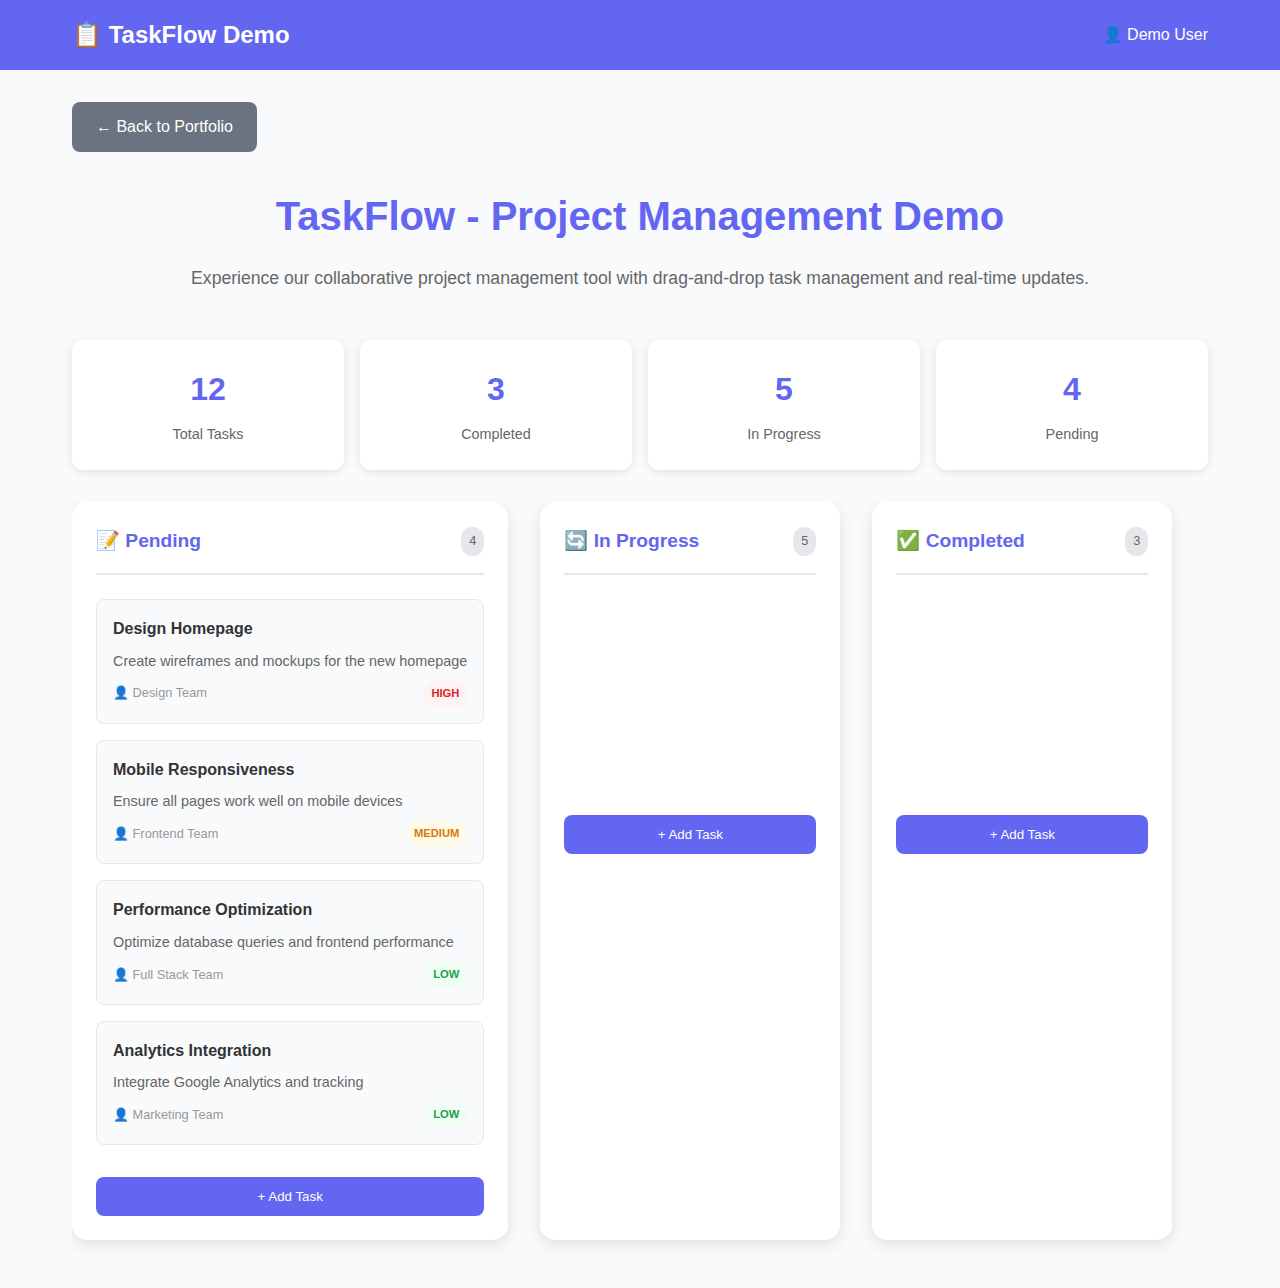
<file: taskflow-demo.html>
<!DOCTYPE html>
<html lang="en">
<head>
    <meta charset="UTF-8">
    <meta name="viewport" content="width=device-width, initial-scale=1.0">
    <title>TaskFlow - Project Management Demo</title>
    <style>
        * {
            margin: 0;
            padding: 0;
            box-sizing: border-box;
        }

        body {
            font-family: 'Segoe UI', Tahoma, Geneva, Verdana, sans-serif;
            line-height: 1.6;
            color: #333;
            background: #f8fafc;
        }

        .header {
            background: #6366f1;
            color: white;
            padding: 1rem 0;
            position: sticky;
            top: 0;
            z-index: 100;
        }

        .nav {
            max-width: 1200px;
            margin: 0 auto;
            display: flex;
            justify-content: space-between;
            align-items: center;
            padding: 0 2rem;
        }

        .logo {
            font-size: 1.5rem;
            font-weight: bold;
        }

        .user-info {
            display: flex;
            align-items: center;
            gap: 1rem;
        }

        .container {
            max-width: 1200px;
            margin: 0 auto;
            padding: 2rem;
        }

        .back-btn {
            display: inline-block;
            padding: 0.75rem 1.5rem;
            background: #6b7280;
            color: white;
            text-decoration: none;
            border-radius: 8px;
            margin-bottom: 2rem;
            transition: background 0.3s ease;
        }

        .back-btn:hover {
            background: #4b5563;
        }

        .hero {
            text-align: center;
            margin-bottom: 3rem;
        }

        .hero h1 {
            font-size: 2.5rem;
            color: #6366f1;
            margin-bottom: 1rem;
        }

        .hero p {
            font-size: 1.1rem;
            color: #666;
        }

        .board-container {
            display: flex;
            gap: 2rem;
            overflow-x: auto;
            padding-bottom: 1rem;
        }

        .board {
            min-width: 300px;
            background: white;
            border-radius: 15px;
            padding: 1.5rem;
            box-shadow: 0 5px 15px rgba(0, 0, 0, 0.1);
        }

        .board-header {
            display: flex;
            justify-content: space-between;
            align-items: center;
            margin-bottom: 1.5rem;
            padding-bottom: 1rem;
            border-bottom: 2px solid #e5e7eb;
        }

        .board-title {
            font-size: 1.2rem;
            font-weight: bold;
            color: #6366f1;
        }

        .task-count {
            background: #e5e7eb;
            color: #666;
            padding: 0.25rem 0.5rem;
            border-radius: 12px;
            font-size: 0.8rem;
        }

        .task-list {
            min-height: 200px;
        }

        .task {
            background: #f8fafc;
            border: 1px solid #e5e7eb;
            border-radius: 8px;
            padding: 1rem;
            margin-bottom: 1rem;
            cursor: grab;
            transition: all 0.3s ease;
        }

        .task:hover {
            box-shadow: 0 2px 8px rgba(0, 0, 0, 0.1);
            transform: translateY(-2px);
        }

        .task.dragging {
            opacity: 0.5;
            transform: rotate(5deg);
        }

        .task-title {
            font-weight: bold;
            margin-bottom: 0.5rem;
            color: #333;
        }

        .task-description {
            font-size: 0.9rem;
            color: #666;
            margin-bottom: 0.5rem;
        }

        .task-meta {
            display: flex;
            justify-content: space-between;
            align-items: center;
            font-size: 0.8rem;
            color: #999;
        }

        .task-priority {
            padding: 0.25rem 0.5rem;
            border-radius: 12px;
            font-size: 0.7rem;
            font-weight: bold;
        }

        .priority-high {
            background: #fef2f2;
            color: #dc2626;
        }

        .priority-medium {
            background: #fffbeb;
            color: #d97706;
        }

        .priority-low {
            background: #f0fdf4;
            color: #16a34a;
        }

        .add-task-btn {
            width: 100%;
            padding: 0.75rem;
            background: #6366f1;
            color: white;
            border: none;
            border-radius: 8px;
            cursor: pointer;
            transition: background 0.3s ease;
            margin-top: 1rem;
        }

        .add-task-btn:hover {
            background: #4f46e5;
        }

        .modal {
            display: none;
            position: fixed;
            top: 0;
            left: 0;
            width: 100%;
            height: 100%;
            background: rgba(0, 0, 0, 0.5);
            z-index: 1000;
        }

        .modal-content {
            position: absolute;
            top: 50%;
            left: 50%;
            transform: translate(-50%, -50%);
            background: white;
            padding: 2rem;
            border-radius: 15px;
            width: 90%;
            max-width: 500px;
        }

        .modal h2 {
            color: #6366f1;
            margin-bottom: 1.5rem;
        }

        .form-group {
            margin-bottom: 1.5rem;
        }

        .form-group label {
            display: block;
            margin-bottom: 0.5rem;
            font-weight: 500;
        }

        .form-group input,
        .form-group textarea,
        .form-group select {
            width: 100%;
            padding: 0.75rem;
            border: 2px solid #e5e7eb;
            border-radius: 8px;
            font-size: 1rem;
        }

        .form-group textarea {
            resize: vertical;
            min-height: 100px;
        }

        .modal-buttons {
            display: flex;
            gap: 1rem;
            justify-content: flex-end;
        }

        .btn {
            padding: 0.75rem 1.5rem;
            border: none;
            border-radius: 8px;
            cursor: pointer;
            transition: background 0.3s ease;
        }

        .btn-primary {
            background: #6366f1;
            color: white;
        }

        .btn-secondary {
            background: #6b7280;
            color: white;
        }

        .btn:hover {
            opacity: 0.9;
        }

        .stats {
            display: grid;
            grid-template-columns: repeat(auto-fit, minmax(200px, 1fr));
            gap: 1rem;
            margin-bottom: 2rem;
        }

        .stat-card {
            background: white;
            padding: 1.5rem;
            border-radius: 10px;
            box-shadow: 0 2px 8px rgba(0, 0, 0, 0.1);
            text-align: center;
        }

        .stat-number {
            font-size: 2rem;
            font-weight: bold;
            color: #6366f1;
            margin-bottom: 0.5rem;
        }

        .stat-label {
            color: #666;
            font-size: 0.9rem;
        }

        @media (max-width: 768px) {
            .container {
                padding: 1rem;
            }
            
            .hero h1 {
                font-size: 2rem;
            }
            
            .board-container {
                flex-direction: column;
            }
            
            .board {
                min-width: auto;
            }
        }
    </style>
</head>
<body>
    <div class="header">
        <div class="nav">
            <div class="logo">📋 TaskFlow Demo</div>
            <div class="user-info">
                <span>👤 Demo User</span>
            </div>
        </div>
    </div>

    <div class="container">
        <a href="index.html" class="back-btn">← Back to Portfolio</a>
        
        <div class="hero">
            <h1>TaskFlow - Project Management Demo</h1>
            <p>Experience our collaborative project management tool with drag-and-drop task management and real-time updates.</p>
        </div>

        <div class="stats">
            <div class="stat-card">
                <div class="stat-number" id="totalTasks">12</div>
                <div class="stat-label">Total Tasks</div>
            </div>
            <div class="stat-card">
                <div class="stat-number" id="completedTasks">3</div>
                <div class="stat-label">Completed</div>
            </div>
            <div class="stat-card">
                <div class="stat-number" id="inProgressTasks">5</div>
                <div class="stat-label">In Progress</div>
            </div>
            <div class="stat-card">
                <div class="stat-number" id="pendingTasks">4</div>
                <div class="stat-label">Pending</div>
            </div>
        </div>

        <div class="board-container" id="boardContainer">
            <div class="board" data-status="pending">
                <div class="board-header">
                    <div class="board-title">📝 Pending</div>
                    <div class="task-count" id="pendingCount">4</div>
                </div>
                <div class="task-list" id="pendingList">
                    <!-- Tasks will be loaded here -->
                </div>
                <button class="add-task-btn" onclick="openAddTaskModal('pending')">+ Add Task</button>
            </div>

            <div class="board" data-status="in-progress">
                <div class="board-header">
                    <div class="board-title">🔄 In Progress</div>
                    <div class="task-count" id="inProgressCount">5</div>
                </div>
                <div class="task-list" id="inProgressList">
                    <!-- Tasks will be loaded here -->
                </div>
                <button class="add-task-btn" onclick="openAddTaskModal('in-progress')">+ Add Task</button>
            </div>

            <div class="board" data-status="completed">
                <div class="board-header">
                    <div class="board-title">✅ Completed</div>
                    <div class="task-count" id="completedCount">3</div>
                </div>
                <div class="task-list" id="completedList">
                    <!-- Tasks will be loaded here -->
                </div>
                <button class="add-task-btn" onclick="openAddTaskModal('completed')">+ Add Task</button>
            </div>
        </div>
    </div>

    <!-- Add Task Modal -->
    <div class="modal" id="taskModal">
        <div class="modal-content">
            <h2>Add New Task</h2>
            <form id="taskForm">
                <div class="form-group">
                    <label for="taskTitle">Task Title</label>
                    <input type="text" id="taskTitle" required>
                </div>
                <div class="form-group">
                    <label for="taskDescription">Description</label>
                    <textarea id="taskDescription" required></textarea>
                </div>
                <div class="form-group">
                    <label for="taskPriority">Priority</label>
                    <select id="taskPriority" required>
                        <option value="low">Low</option>
                        <option value="medium">Medium</option>
                        <option value="high">High</option>
                    </select>
                </div>
                <div class="form-group">
                    <label for="taskAssignee">Assignee</label>
                    <input type="text" id="taskAssignee" value="Demo User" required>
                </div>
                <div class="modal-buttons">
                    <button type="button" class="btn btn-secondary" onclick="closeModal()">Cancel</button>
                    <button type="submit" class="btn btn-primary">Add Task</button>
                </div>
            </form>
        </div>
    </div>

    <script>
        // Sample task data
        let tasks = [
            { id: 1, title: "Design Homepage", description: "Create wireframes and mockups for the new homepage", status: "pending", priority: "high", assignee: "Design Team", date: "2024-01-15" },
            { id: 2, title: "Setup Database", description: "Configure MongoDB database and create initial schemas", status: "in-progress", priority: "high", assignee: "Backend Team", date: "2024-01-14" },
            { id: 3, title: "User Authentication", description: "Implement login and registration functionality", status: "in-progress", priority: "medium", assignee: "Frontend Team", date: "2024-01-13" },
            { id: 4, title: "API Documentation", description: "Write comprehensive API documentation", status: "completed", priority: "low", assignee: "Backend Team", date: "2024-01-12" },
            { id: 5, title: "Mobile Responsiveness", description: "Ensure all pages work well on mobile devices", status: "pending", priority: "medium", assignee: "Frontend Team", date: "2024-01-11" },
            { id: 6, title: "Testing Suite", description: "Create unit and integration tests", status: "in-progress", priority: "medium", assignee: "QA Team", date: "2024-01-10" },
            { id: 7, title: "Deployment Setup", description: "Configure CI/CD pipeline for automated deployment", status: "completed", priority: "high", assignee: "DevOps Team", date: "2024-01-09" },
            { id: 8, title: "Performance Optimization", description: "Optimize database queries and frontend performance", status: "pending", priority: "low", assignee: "Full Stack Team", date: "2024-01-08" },
            { id: 9, title: "Security Audit", description: "Conduct security review and implement fixes", status: "in-progress", priority: "high", assignee: "Security Team", date: "2024-01-07" },
            { id: 10, title: "Content Management", description: "Build admin panel for content management", status: "completed", priority: "medium", assignee: "Backend Team", date: "2024-01-06" },
            { id: 11, title: "Analytics Integration", description: "Integrate Google Analytics and tracking", status: "pending", priority: "low", assignee: "Marketing Team", date: "2024-01-05" },
            { id: 12, title: "User Feedback System", description: "Implement feedback collection and review system", status: "in-progress", priority: "medium", assignee: "Product Team", date: "2024-01-04" }
        ];

        let currentStatus = 'pending';
        let nextTaskId = 13;

        // Initialize the page
        function init() {
            displayTasks();
            updateStats();
            setupDragAndDrop();
        }

        // Display tasks
        function displayTasks() {
            const statuses = ['pending', 'in-progress', 'completed'];
            
            statuses.forEach(status => {
                const list = document.getElementById(`${status.replace('-', '')}List`);
                const statusTasks = tasks.filter(task => task.status === status);
                
                list.innerHTML = statusTasks.map(task => `
                    <div class="task" draggable="true" data-task-id="${task.id}">
                        <div class="task-title">${task.title}</div>
                        <div class="task-description">${task.description}</div>
                        <div class="task-meta">
                            <span>👤 ${task.assignee}</span>
                            <span class="task-priority priority-${task.priority}">${task.priority.toUpperCase()}</span>
                        </div>
                    </div>
                `).join('');
                
                document.getElementById(`${status.replace('-', '')}Count`).textContent = statusTasks.length;
            });
        }

        // Update statistics
        function updateStats() {
            document.getElementById('totalTasks').textContent = tasks.length;
            document.getElementById('completedTasks').textContent = tasks.filter(t => t.status === 'completed').length;
            document.getElementById('inProgressTasks').textContent = tasks.filter(t => t.status === 'in-progress').length;
            document.getElementById('pendingTasks').textContent = tasks.filter(t => t.status === 'pending').length;
        }

        // Setup drag and drop
        function setupDragAndDrop() {
            const taskElements = document.querySelectorAll('.task');
            const dropZones = document.querySelectorAll('.task-list');

            taskElements.forEach(task => {
                task.addEventListener('dragstart', handleDragStart);
                task.addEventListener('dragend', handleDragEnd);
            });

            dropZones.forEach(zone => {
                zone.addEventListener('dragover', handleDragOver);
                zone.addEventListener('drop', handleDrop);
            });
        }

        function handleDragStart(e) {
            e.target.classList.add('dragging');
            e.dataTransfer.setData('text/plain', e.target.dataset.taskId);
        }

        function handleDragEnd(e) {
            e.target.classList.remove('dragging');
        }

        function handleDragOver(e) {
            e.preventDefault();
        }

        function handleDrop(e) {
            e.preventDefault();
            const taskId = parseInt(e.dataTransfer.getData('text/plain'));
            const newStatus = e.target.closest('.board').dataset.status;
            
            // Update task status
            const task = tasks.find(t => t.id === taskId);
            if (task) {
                task.status = newStatus;
                displayTasks();
                updateStats();
                setupDragAndDrop(); // Re-setup event listeners
                showNotification(`Task moved to ${newStatus.replace('-', ' ')}`);
            }
        }

        // Modal functions
        function openAddTaskModal(status) {
            currentStatus = status;
            document.getElementById('taskModal').style.display = 'block';
            document.getElementById('taskForm').reset();
        }

        function closeModal() {
            document.getElementById('taskModal').style.display = 'none';
        }

        // Add new task
        document.getElementById('taskForm').addEventListener('submit', function(e) {
            e.preventDefault();
            
            const newTask = {
                id: nextTaskId++,
                title: document.getElementById('taskTitle').value,
                description: document.getElementById('taskDescription').value,
                status: currentStatus,
                priority: document.getElementById('taskPriority').value,
                assignee: document.getElementById('taskAssignee').value,
                date: new Date().toISOString().split('T')[0]
            };
            
            tasks.push(newTask);
            displayTasks();
            updateStats();
            setupDragAndDrop();
            closeModal();
            showNotification('Task added successfully!');
        });

        // Close modal when clicking outside
        window.onclick = function(event) {
            const modal = document.getElementById('taskModal');
            if (event.target === modal) {
                closeModal();
            }
        }

        // Show notification
        function showNotification(message) {
            const notification = document.createElement('div');
            notification.textContent = message;
            notification.style.cssText = `
                position: fixed;
                top: 20px;
                right: 20px;
                background: #10b981;
                color: white;
                padding: 1rem;
                border-radius: 8px;
                z-index: 1001;
                animation: slideIn 0.3s ease;
            `;
            
            document.body.appendChild(notification);
            
            setTimeout(() => {
                notification.remove();
            }, 3000);
        }

        // Initialize on page load
        init();
    </script>
</body>
</html>
</file>
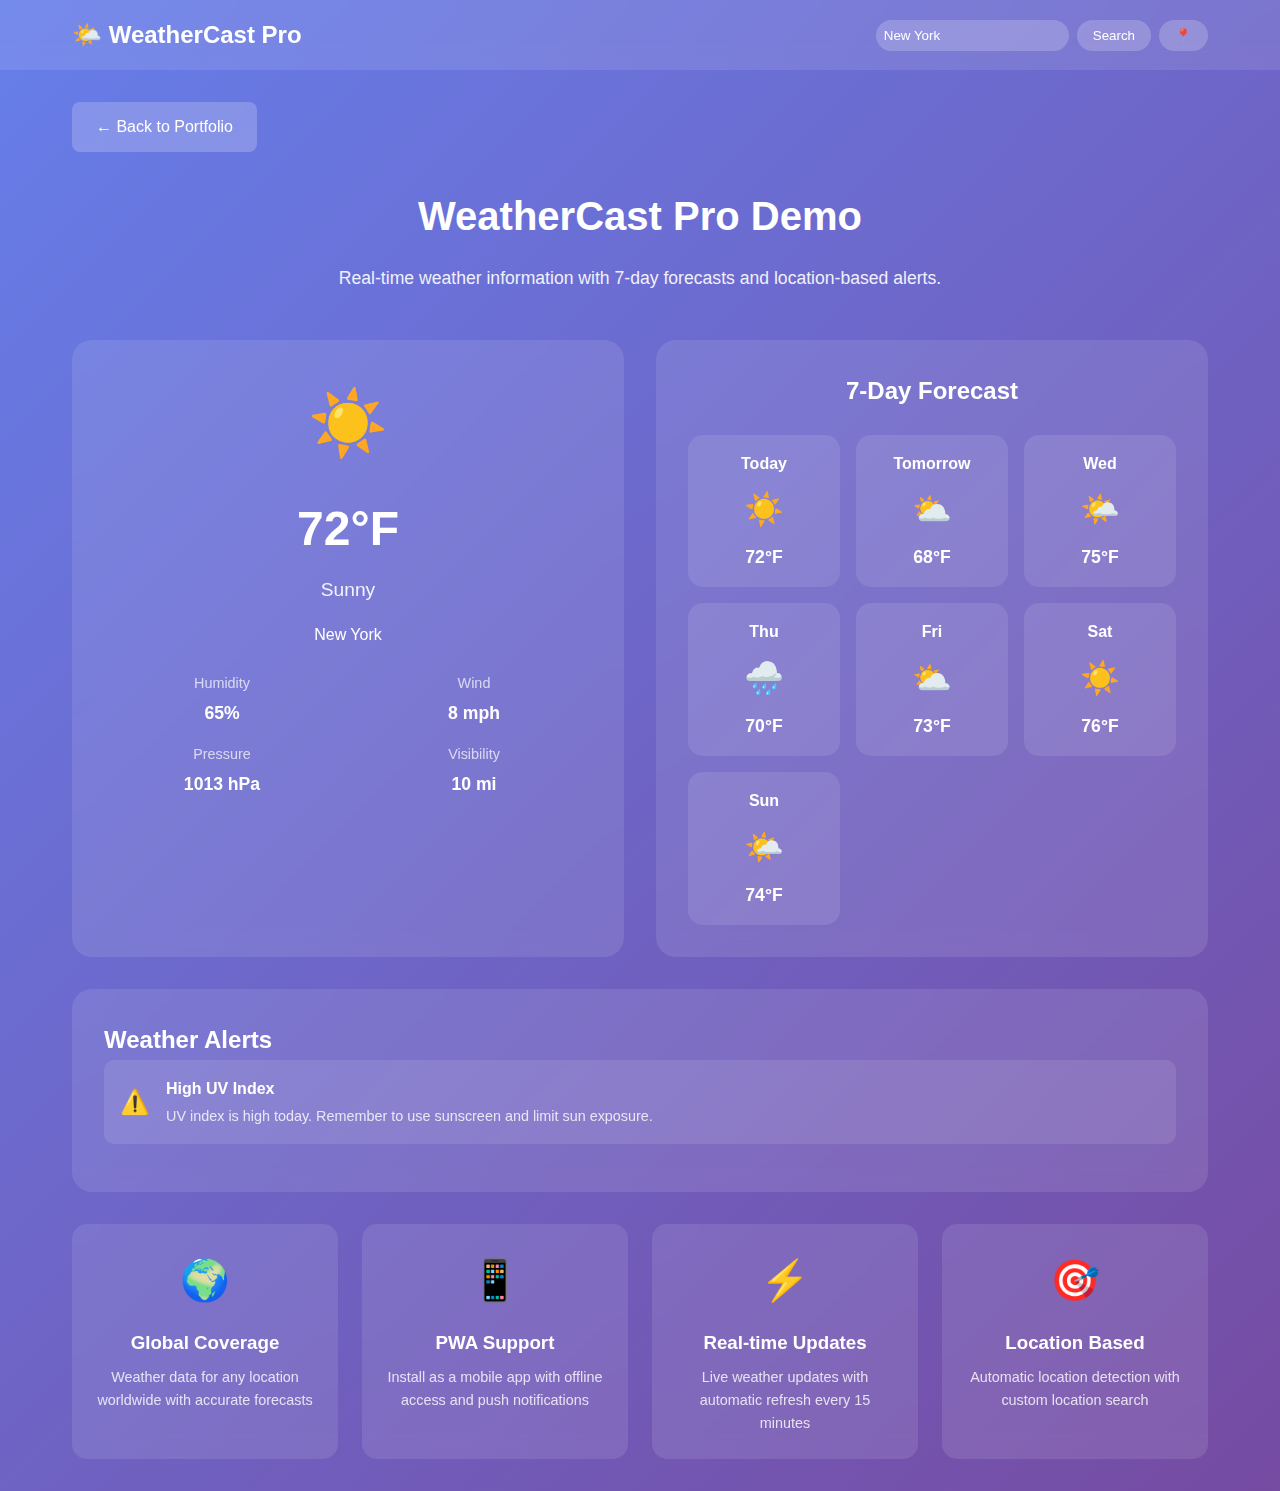
<file: weather-demo.html>
<!DOCTYPE html>
<html lang="en">
<head>
    <meta charset="UTF-8">
    <meta name="viewport" content="width=device-width, initial-scale=1.0">
    <title>WeatherCast Pro Demo</title>
    <style>
        * {
            margin: 0;
            padding: 0;
            box-sizing: border-box;
        }

        body {
            font-family: 'Segoe UI', Tahoma, Geneva, Verdana, sans-serif;
            line-height: 1.6;
            color: #333;
            background: linear-gradient(135deg, #667eea 0%, #764ba2 100%);
            min-height: 100vh;
        }

        .header {
            background: rgba(255, 255, 255, 0.1);
            backdrop-filter: blur(10px);
            color: white;
            padding: 1rem 0;
            position: sticky;
            top: 0;
            z-index: 100;
        }

        .nav {
            max-width: 1200px;
            margin: 0 auto;
            display: flex;
            justify-content: space-between;
            align-items: center;
            padding: 0 2rem;
        }

        .logo {
            font-size: 1.5rem;
            font-weight: bold;
        }

        .location-input {
            display: flex;
            gap: 0.5rem;
            align-items: center;
        }

        .location-input input {
            padding: 0.5rem;
            border: none;
            border-radius: 20px;
            background: rgba(255, 255, 255, 0.2);
            color: white;
            outline: none;
        }

        .location-input input::placeholder {
            color: rgba(255, 255, 255, 0.7);
        }

        .location-btn {
            background: rgba(255, 255, 255, 0.2);
            border: none;
            color: white;
            padding: 0.5rem 1rem;
            border-radius: 20px;
            cursor: pointer;
            transition: background 0.3s ease;
        }

        .location-btn:hover {
            background: rgba(255, 255, 255, 0.3);
        }

        .container {
            max-width: 1200px;
            margin: 0 auto;
            padding: 2rem;
        }

        .back-btn {
            display: inline-block;
            padding: 0.75rem 1.5rem;
            background: rgba(255, 255, 255, 0.2);
            color: white;
            text-decoration: none;
            border-radius: 8px;
            margin-bottom: 2rem;
            transition: background 0.3s ease;
            backdrop-filter: blur(10px);
        }

        .back-btn:hover {
            background: rgba(255, 255, 255, 0.3);
        }

        .hero {
            text-align: center;
            margin-bottom: 3rem;
            color: white;
        }

        .hero h1 {
            font-size: 2.5rem;
            margin-bottom: 1rem;
        }

        .hero p {
            font-size: 1.1rem;
            opacity: 0.9;
        }

        .weather-grid {
            display: grid;
            grid-template-columns: 1fr 1fr;
            gap: 2rem;
            margin-bottom: 2rem;
        }

        .current-weather {
            background: rgba(255, 255, 255, 0.1);
            backdrop-filter: blur(10px);
            border-radius: 20px;
            padding: 2rem;
            color: white;
            text-align: center;
        }

        .weather-icon {
            font-size: 4rem;
            margin-bottom: 1rem;
        }

        .temperature {
            font-size: 3rem;
            font-weight: bold;
            margin-bottom: 0.5rem;
        }

        .description {
            font-size: 1.2rem;
            margin-bottom: 1rem;
            opacity: 0.9;
        }

        .weather-details {
            display: grid;
            grid-template-columns: 1fr 1fr;
            gap: 1rem;
            margin-top: 1.5rem;
        }

        .detail-item {
            text-align: center;
        }

        .detail-label {
            font-size: 0.9rem;
            opacity: 0.7;
            margin-bottom: 0.25rem;
        }

        .detail-value {
            font-size: 1.1rem;
            font-weight: bold;
        }

        .forecast {
            background: rgba(255, 255, 255, 0.1);
            backdrop-filter: blur(10px);
            border-radius: 20px;
            padding: 2rem;
            color: white;
        }

        .forecast h2 {
            margin-bottom: 1.5rem;
            text-align: center;
        }

        .forecast-grid {
            display: grid;
            grid-template-columns: repeat(auto-fit, minmax(120px, 1fr));
            gap: 1rem;
        }

        .forecast-day {
            text-align: center;
            padding: 1rem;
            background: rgba(255, 255, 255, 0.1);
            border-radius: 15px;
        }

        .day-name {
            font-weight: bold;
            margin-bottom: 0.5rem;
        }

        .day-icon {
            font-size: 2rem;
            margin-bottom: 0.5rem;
        }

        .day-temp {
            font-size: 1.1rem;
            font-weight: bold;
        }

        .alerts {
            background: rgba(255, 255, 255, 0.1);
            backdrop-filter: blur(10px);
            border-radius: 20px;
            padding: 2rem;
            color: white;
            margin-bottom: 2rem;
        }

        .alert-item {
            display: flex;
            align-items: center;
            gap: 1rem;
            padding: 1rem;
            background: rgba(255, 255, 255, 0.1);
            border-radius: 10px;
            margin-bottom: 1rem;
        }

        .alert-icon {
            font-size: 1.5rem;
        }

        .alert-content h4 {
            margin-bottom: 0.25rem;
        }

        .alert-content p {
            opacity: 0.8;
            font-size: 0.9rem;
        }

        .features-grid {
            display: grid;
            grid-template-columns: repeat(auto-fit, minmax(250px, 1fr));
            gap: 1.5rem;
        }

        .feature-card {
            background: rgba(255, 255, 255, 0.1);
            backdrop-filter: blur(10px);
            border-radius: 15px;
            padding: 1.5rem;
            color: white;
            text-align: center;
        }

        .feature-icon {
            font-size: 2.5rem;
            margin-bottom: 1rem;
        }

        .feature-card h3 {
            margin-bottom: 0.5rem;
        }

        .feature-card p {
            opacity: 0.8;
            font-size: 0.9rem;
        }

        @media (max-width: 768px) {
            .container {
                padding: 1rem;
            }
            
            .hero h1 {
                font-size: 2rem;
            }
            
            .weather-grid {
                grid-template-columns: 1fr;
            }
            
            .forecast-grid {
                grid-template-columns: repeat(auto-fit, minmax(100px, 1fr));
            }
            
            .location-input {
                flex-direction: column;
                gap: 0.5rem;
            }
        }
    </style>
</head>
<body>
    <div class="header">
        <div class="nav">
            <div class="logo">🌤️ WeatherCast Pro</div>
            <div class="location-input">
                <input type="text" id="locationInput" placeholder="Enter city name..." value="New York">
                <button class="location-btn" onclick="updateLocation()">Search</button>
                <button class="location-btn" onclick="getCurrentLocation()">📍</button>
            </div>
        </div>
    </div>

    <div class="container">
        <a href="index.html" class="back-btn">← Back to Portfolio</a>
        
        <div class="hero">
            <h1>WeatherCast Pro Demo</h1>
            <p>Real-time weather information with 7-day forecasts and location-based alerts.</p>
        </div>

        <div class="weather-grid">
            <div class="current-weather">
                <div class="weather-icon" id="currentIcon">☀️</div>
                <div class="temperature" id="currentTemp">72°F</div>
                <div class="description" id="currentDesc">Sunny</div>
                <div class="location" id="currentLocation">New York, NY</div>
                <div class="weather-details">
                    <div class="detail-item">
                        <div class="detail-label">Humidity</div>
                        <div class="detail-value" id="humidity">65%</div>
                    </div>
                    <div class="detail-item">
                        <div class="detail-label">Wind</div>
                        <div class="detail-value" id="wind">8 mph</div>
                    </div>
                    <div class="detail-item">
                        <div class="detail-label">Pressure</div>
                        <div class="detail-value" id="pressure">1013 hPa</div>
                    </div>
                    <div class="detail-item">
                        <div class="detail-label">Visibility</div>
                        <div class="detail-value" id="visibility">10 mi</div>
                    </div>
                </div>
            </div>

            <div class="forecast">
                <h2>7-Day Forecast</h2>
                <div class="forecast-grid" id="forecastGrid">
                    <!-- Forecast will be loaded here -->
                </div>
            </div>
        </div>

        <div class="alerts" id="alertsSection">
            <h2>Weather Alerts</h2>
            <div class="alert-item">
                <div class="alert-icon">⚠️</div>
                <div class="alert-content">
                    <h4>High UV Index</h4>
                    <p>UV index is high today. Remember to use sunscreen and limit sun exposure.</p>
                </div>
            </div>
        </div>

        <div class="features-grid">
            <div class="feature-card">
                <div class="feature-icon">🌍</div>
                <h3>Global Coverage</h3>
                <p>Weather data for any location worldwide with accurate forecasts</p>
            </div>
            <div class="feature-card">
                <div class="feature-icon">📱</div>
                <h3>PWA Support</h3>
                <p>Install as a mobile app with offline access and push notifications</p>
            </div>
            <div class="feature-card">
                <div class="feature-icon">⚡</div>
                <h3>Real-time Updates</h3>
                <p>Live weather updates with automatic refresh every 15 minutes</p>
            </div>
            <div class="feature-card">
                <div class="feature-icon">🎯</div>
                <h3>Location Based</h3>
                <p>Automatic location detection with custom location search</p>
            </div>
        </div>
    </div>

    <script>
        // Sample weather data
        const weatherData = {
            'New York': {
                current: {
                    temp: 72,
                    description: 'Sunny',
                    icon: '☀️',
                    humidity: 65,
                    wind: 8,
                    pressure: 1013,
                    visibility: 10
                },
                forecast: [
                    { day: 'Today', temp: 72, icon: '☀️', description: 'Sunny' },
                    { day: 'Tomorrow', temp: 68, icon: '⛅', description: 'Partly Cloudy' },
                    { day: 'Wed', temp: 75, icon: '🌤️', description: 'Mostly Sunny' },
                    { day: 'Thu', temp: 70, icon: '🌧️', description: 'Light Rain' },
                    { day: 'Fri', temp: 73, icon: '⛅', description: 'Partly Cloudy' },
                    { day: 'Sat', temp: 76, icon: '☀️', description: 'Sunny' },
                    { day: 'Sun', temp: 74, icon: '🌤️', description: 'Mostly Sunny' }
                ]
            },
            'London': {
                current: {
                    temp: 58,
                    description: 'Cloudy',
                    icon: '☁️',
                    humidity: 78,
                    wind: 12,
                    pressure: 1015,
                    visibility: 6
                },
                forecast: [
                    { day: 'Today', temp: 58, icon: '☁️', description: 'Cloudy' },
                    { day: 'Tomorrow', temp: 55, icon: '🌧️', description: 'Rain' },
                    { day: 'Wed', temp: 52, icon: '🌧️', description: 'Heavy Rain' },
                    { day: 'Thu', temp: 56, icon: '⛅', description: 'Partly Cloudy' },
                    { day: 'Fri', temp: 59, icon: '☁️', description: 'Cloudy' },
                    { day: 'Sat', temp: 61, icon: '⛅', description: 'Partly Cloudy' },
                    { day: 'Sun', temp: 58, icon: '🌧️', description: 'Light Rain' }
                ]
            },
            'Tokyo': {
                current: {
                    temp: 82,
                    description: 'Hot',
                    icon: '🔥',
                    humidity: 70,
                    wind: 5,
                    pressure: 1010,
                    visibility: 8
                },
                forecast: [
                    { day: 'Today', temp: 82, icon: '🔥', description: 'Hot' },
                    { day: 'Tomorrow', temp: 79, icon: '☀️', description: 'Sunny' },
                    { day: 'Wed', temp: 81, icon: '☀️', description: 'Sunny' },
                    { day: 'Thu', temp: 77, icon: '⛅', description: 'Partly Cloudy' },
                    { day: 'Fri', temp: 80, icon: '☀️', description: 'Sunny' },
                    { day: 'Sat', temp: 83, icon: '🔥', description: 'Hot' },
                    { day: 'Sun', temp: 78, icon: '🌤️', description: 'Mostly Sunny' }
                ]
            }
        };

        let currentLocation = 'New York';

        // Initialize the page
        function init() {
            updateWeather();
            setupEventListeners();
        }

        // Update weather display
        function updateWeather() {
            const data = weatherData[currentLocation];
            if (!data) return;

            // Update current weather
            document.getElementById('currentIcon').textContent = data.current.icon;
            document.getElementById('currentTemp').textContent = `${data.current.temp}°F`;
            document.getElementById('currentDesc').textContent = data.current.description;
            document.getElementById('currentLocation').textContent = currentLocation;
            document.getElementById('humidity').textContent = `${data.current.humidity}%`;
            document.getElementById('wind').textContent = `${data.current.wind} mph`;
            document.getElementById('pressure').textContent = `${data.current.pressure} hPa`;
            document.getElementById('visibility').textContent = `${data.current.visibility} mi`;

            // Update forecast
            const forecastGrid = document.getElementById('forecastGrid');
            forecastGrid.innerHTML = data.forecast.map(day => `
                <div class="forecast-day">
                    <div class="day-name">${day.day}</div>
                    <div class="day-icon">${day.icon}</div>
                    <div class="day-temp">${day.temp}°F</div>
                </div>
            `).join('');
        }

        // Update location
        function updateLocation() {
            const input = document.getElementById('locationInput');
            const newLocation = input.value.trim();
            
            if (weatherData[newLocation]) {
                currentLocation = newLocation;
                updateWeather();
                showNotification(`Weather updated for ${newLocation}`);
            } else {
                showNotification('Location not found. Try: New York, London, or Tokyo');
            }
        }

        // Get current location
        function getCurrentLocation() {
            if (navigator.geolocation) {
                navigator.geolocation.getCurrentPosition(
                    function(position) {
                        // Simulate getting weather for current location
                        const locations = Object.keys(weatherData);
                        const randomLocation = locations[Math.floor(Math.random() * locations.length)];
                        currentLocation = randomLocation;
                        document.getElementById('locationInput').value = randomLocation;
                        updateWeather();
                        showNotification(`Location detected: ${randomLocation}`);
                    },
                    function(error) {
                        showNotification('Unable to get your location');
                    }
                );
            } else {
                showNotification('Geolocation is not supported by this browser');
            }
        }

        // Setup event listeners
        function setupEventListeners() {
            document.getElementById('locationInput').addEventListener('keypress', function(e) {
                if (e.key === 'Enter') {
                    updateLocation();
                }
            });
        }

        // Show notification
        function showNotification(message) {
            const notification = document.createElement('div');
            notification.textContent = message;
            notification.style.cssText = `
                position: fixed;
                top: 20px;
                right: 20px;
                background: rgba(0, 0, 0, 0.8);
                color: white;
                padding: 1rem;
                border-radius: 8px;
                z-index: 1001;
                animation: slideIn 0.3s ease;
            `;
            
            document.body.appendChild(notification);
            
            setTimeout(() => {
                notification.remove();
            }, 3000);
        }

        // Simulate real-time updates
        setInterval(() => {
            // Randomly update some weather data
            const data = weatherData[currentLocation];
            if (data) {
                data.current.temp += Math.floor(Math.random() * 3) - 1; // ±1 degree
                data.current.wind += Math.floor(Math.random() * 2) - 1; // ±1 mph
                updateWeather();
            }
        }, 30000); // Update every 30 seconds

        // Initialize on page load
        init();
    </script>
</body>
</html>
</file>
<file: projects/calculator/style.css>
body {
  background: #f8fafc;
  font-family: 'Inter', Arial, sans-serif;
  margin: 0;
  padding: 0;
  min-height: 100vh;
  display: flex;
  align-items: center;
  justify-content: center;
}
.calc-container {
  background: #fff;
  border-radius: 18px;
  box-shadow: 0 8px 32px rgba(127,0,255,0.08);
  padding: 2rem 1.5rem;
  max-width: 340px;
  width: 100%;
}
h1 {
  text-align: center;
  color: #7F00FF;
  margin-bottom: 1.2rem;
}
.calc-display {
  background: #f3f4f6;
  border-radius: 8px;
  padding: 1rem;
  font-size: 2rem;
  text-align: right;
  margin-bottom: 1.2rem;
  color: #22223b;
  min-height: 2.5rem;
  letter-spacing: 1px;
}
.calc-buttons {
  display: grid;
  grid-template-columns: repeat(4, 1fr);
  gap: 0.7rem;
}
.calc-buttons button {
  background: linear-gradient(90deg, #7F00FF 0%, #E100FF 100%);
  color: #fff;
  border: none;
  border-radius: 8px;
  padding: 1rem 0;
  font-size: 1.1rem;
  cursor: pointer;
  transition: background 0.2s, transform 0.2s;
  font-weight: 600;
}
.calc-buttons button:hover {
  background: linear-gradient(90deg, #E100FF 0%, #7F00FF 100%);
  transform: scale(1.05);
}
#clear {
  background: #fff;
  color: #7F00FF;
  border: 2px solid #7F00FF;
  font-weight: bold;
  margin-top: 0.5rem;
  grid-column: span 4;
  transition: background 0.2s, color 0.2s;
}
#clear:hover {
  background: #7F00FF;
  color: #fff;
}
@media (max-width: 500px) {
  .calc-container {
    padding: 1rem 0.5rem;
  }
  .calc-display {
    font-size: 1.3rem;
    padding: 0.7rem;
  }
  .calc-buttons button {
    font-size: 1rem;
    padding: 0.7rem 0;
  }
}
</file>
<file: projects/digital-clock/style.css>
body {
  background: #f8fafc;
  font-family: 'Inter', Arial, sans-serif;
  margin: 0;
  padding: 0;
  min-height: 100vh;
  display: flex;
  align-items: center;
  justify-content: center;
}
.clock-container {
  background: #fff;
  border-radius: 18px;
  box-shadow: 0 8px 32px rgba(127,0,255,0.08);
  padding: 2rem 1.5rem;
  max-width: 350px;
  width: 100%;
  text-align: center;
}
h1 {
  color: #7F00FF;
  margin-bottom: 1.2rem;
}
.clock-time {
  font-size: 2.5rem;
  font-weight: bold;
  color: #22223b;
  margin-bottom: 0.7rem;
  letter-spacing: 2px;
}
.clock-date {
  font-size: 1.1rem;
  color: #7F00FF;
  margin-bottom: 0.5rem;
}
@media (max-width: 500px) {
  .clock-container {
    padding: 1rem 0.5rem;
  }
  .clock-time {
    font-size: 1.5rem;
  }
  .clock-date {
    font-size: 1rem;
  }
}
</file>
<file: projects/login-signup/style.css>
body {
  background: #f8fafc;
  font-family: 'Inter', Arial, sans-serif;
  margin: 0;
  padding: 0;
  min-height: 100vh;
  display: flex;
  align-items: center;
  justify-content: center;
}
.auth-container {
  background: #fff;
  border-radius: 18px;
  box-shadow: 0 8px 32px rgba(127,0,255,0.08);
  padding: 2rem 1.5rem;
  max-width: 350px;
  width: 100%;
}
.form-toggle {
  display: flex;
  justify-content: center;
  gap: 1rem;
  margin-bottom: 1.2rem;
}
.form-toggle button {
  background: none;
  border: none;
  color: #7F00FF;
  font-size: 1.1rem;
  font-weight: 600;
  cursor: pointer;
  padding: 0.5rem 1.2rem;
  border-radius: 8px;
  transition: background 0.2s, color 0.2s;
}
.form-toggle button.active, .form-toggle button:hover {
  background: linear-gradient(90deg, #7F00FF 0%, #E100FF 100%);
  color: #fff;
}
form {
  display: flex;
  flex-direction: column;
  gap: 0.8rem;
  margin-bottom: 1rem;
}
input {
  padding: 0.7rem;
  border-radius: 8px;
  border: 1.5px solid #e0e0e0;
  font-size: 1rem;
}
button[type="submit"] {
  background: linear-gradient(90deg, #7F00FF 0%, #E100FF 100%);
  color: #fff;
  border: none;
  border-radius: 8px;
  padding: 0.7rem 0;
  font-size: 1rem;
  cursor: pointer;
  transition: background 0.2s;
  font-weight: 600;
}
button[type="submit"]:hover {
  background: linear-gradient(90deg, #E100FF 0%, #7F00FF 100%);
}
#auth-message {
  text-align: center;
  color: #7F00FF;
  font-size: 1rem;
  min-height: 1.2rem;
}
@media (max-width: 500px) {
  .auth-container {
    padding: 1rem 0.5rem;
  }
}
</file>
<file: projects/marks-grader/style.css>
body {
  background: #f8fafc;
  font-family: 'Inter', Arial, sans-serif;
  margin: 0;
  padding: 0;
  min-height: 100vh;
  display: flex;
  align-items: center;
  justify-content: center;
}
.grader-container {
  background: #fff;
  border-radius: 18px;
  box-shadow: 0 8px 32px rgba(127,0,255,0.08);
  padding: 2rem 1.5rem;
  max-width: 420px;
  width: 100%;
}
h1 {
  text-align: center;
  color: #7F00FF;
  margin-bottom: 1.2rem;
}
p {
  color: #22223b;
  margin-bottom: 1rem;
}
pre {
  background: #f3f4f6;
  border-radius: 8px;
  padding: 1rem;
  font-size: 1rem;
  overflow-x: auto;
  color: #22223b;
}
@media (max-width: 500px) {
  .grader-container {
    padding: 1rem 0.5rem;
  }
  pre {
    font-size: 0.95rem;
    padding: 0.7rem;
  }
}
</file>
<file: projects/todo/style.css>
body {
  background: #f8fafc;
  font-family: 'Inter', Arial, sans-serif;
  margin: 0;
  padding: 0;
  min-height: 100vh;
  display: flex;
  align-items: center;
  justify-content: center;
}
.todo-container {
  background: #fff;
  border-radius: 18px;
  box-shadow: 0 8px 32px rgba(127,0,255,0.08);
  padding: 2rem 1.5rem;
  max-width: 350px;
  width: 100%;
}
h1 {
  text-align: center;
  color: #7F00FF;
  margin-bottom: 1.5rem;
}
#todo-form {
  display: flex;
  gap: 0.5rem;
  margin-bottom: 1.2rem;
}
#todo-input {
  flex: 1;
  padding: 0.7rem;
  border-radius: 8px;
  border: 1.5px solid #e0e0e0;
  font-size: 1rem;
}
button[type="submit"] {
  background: linear-gradient(90deg, #7F00FF 0%, #E100FF 100%);
  color: #fff;
  border: none;
  border-radius: 8px;
  padding: 0 1.2rem;
  font-size: 1rem;
  cursor: pointer;
  transition: background 0.2s;
}
button[type="submit"]:hover {
  background: linear-gradient(90deg, #E100FF 0%, #7F00FF 100%);
}
#todo-list {
  list-style: none;
  padding: 0;
  margin: 0;
}
#todo-list li {
  background: #f3f4f6;
  border-radius: 8px;
  padding: 0.7rem 0.9rem;
  margin-bottom: 0.7rem;
  display: flex;
  align-items: center;
  justify-content: space-between;
  font-size: 1rem;
  transition: background 0.2s;
}
#todo-list li.completed {
  text-decoration: line-through;
  color: #a1a1aa;
  background: #e0e7ff;
}
.todo-actions button {
  background: none;
  border: none;
  color: #7F00FF;
  font-size: 1.1rem;
  margin-left: 0.5rem;
  cursor: pointer;
  transition: color 0.2s;
}
.todo-actions button:hover {
  color: #E100FF;
}
@media (max-width: 500px) {
  .todo-container {
    padding: 1rem 0.5rem;
  }
}
</file>
<file: projects/weather-info/style.css>
body {
  background: #f8fafc;
  font-family: 'Inter', Arial, sans-serif;
  margin: 0;
  padding: 0;
  min-height: 100vh;
  display: flex;
  align-items: center;
  justify-content: center;
}
.weather-container {
  background: #fff;
  border-radius: 18px;
  box-shadow: 0 8px 32px rgba(127,0,255,0.08);
  padding: 2rem 1.5rem;
  max-width: 350px;
  width: 100%;
}
h1 {
  text-align: center;
  color: #7F00FF;
  margin-bottom: 1.5rem;
}
#weather-form {
  display: flex;
  gap: 0.5rem;
  margin-bottom: 1.2rem;
}
#city-input {
  flex: 1;
  padding: 0.7rem;
  border-radius: 8px;
  border: 1.5px solid #e0e0e0;
  font-size: 1rem;
}
button[type="submit"] {
  background: linear-gradient(90deg, #7F00FF 0%, #E100FF 100%);
  color: #fff;
  border: none;
  border-radius: 8px;
  padding: 0 1.2rem;
  font-size: 1rem;
  cursor: pointer;
  transition: background 0.2s;
}
button[type="submit"]:hover {
  background: linear-gradient(90deg, #E100FF 0%, #7F00FF 100%);
}
#weather-result {
  margin-top: 1.2rem;
  text-align: center;
  color: #22223b;
  font-size: 1.1rem;
}
@media (max-width: 500px) {
  .weather-container {
    padding: 1rem 0.5rem;
  }
}
</file>
